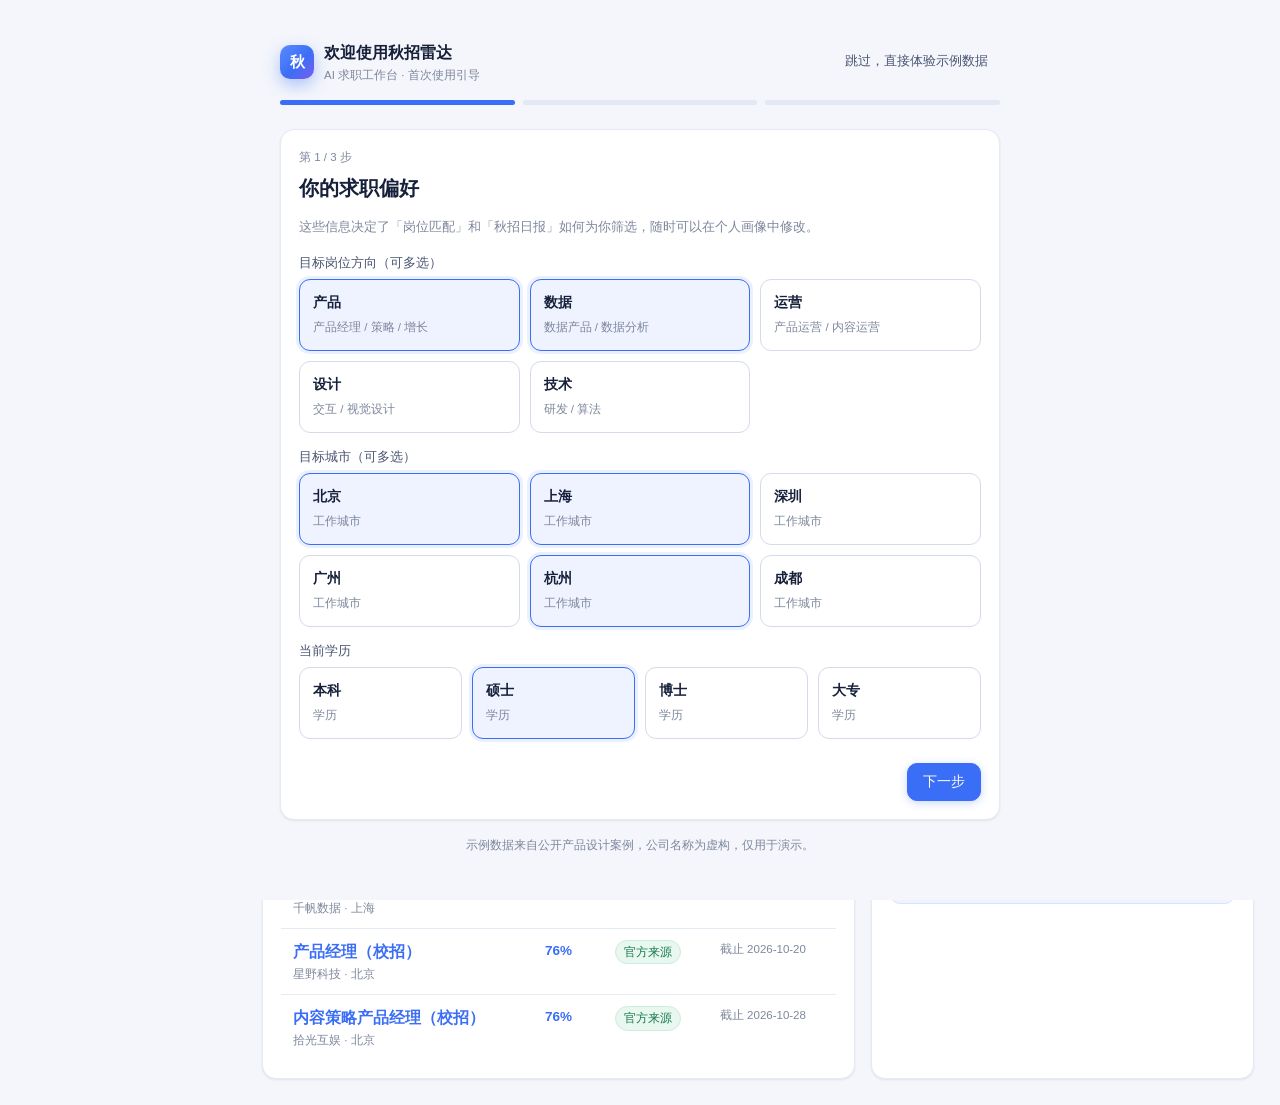
<file: index.html>
<!DOCTYPE html>
<html lang="zh-CN">
<head>
<meta charset="UTF-8">
<meta name="viewport" content="width=device-width, initial-scale=1">
<title>秋招雷达 · AI 求职工作台</title>
<meta name="description" content="面向应届毕业生的 AI 求职工作台：岗位发现、匹配分析、简历定制、面试准备与投递进度管理。">
<link rel="icon" href="data:image/svg+xml,<svg xmlns='http://www.w3.org/2000/svg' viewBox='0 0 100 100'><rect width='100' height='100' rx='24' fill='%233b6ef6'/><text y='68' x='50' font-size='54' text-anchor='middle' fill='white' font-family='sans-serif'>秋</text></svg>">
<link rel="stylesheet" href="assets/css/app.css">
</head>
<body>

<div class="app">
  <aside class="sidebar no-print">
    <div class="brand">
      <div class="brand-mark">秋</div>
      <div class="brand-text">
        <b>秋招雷达</b>
        <span>AI CAREER COPILOT</span>
      </div>
    </div>

    <nav class="nav-group" id="nav-main">
      <a class="nav-item" href="#/dashboard" data-view="dashboard">
        <svg class="nav-ico" viewBox="0 0 24 24" fill="none" stroke="currentColor" stroke-width="1.8" stroke-linecap="round" stroke-linejoin="round"><rect x="3" y="3" width="7" height="9" rx="1.5"/><rect x="14" y="3" width="7" height="5" rx="1.5"/><rect x="14" y="12" width="7" height="9" rx="1.5"/><rect x="3" y="16" width="7" height="5" rx="1.5"/></svg>
        <span>工作台</span>
      </a>
      <a class="nav-item" href="#/radar" data-view="radar">
        <svg class="nav-ico" viewBox="0 0 24 24" fill="none" stroke="currentColor" stroke-width="1.8" stroke-linecap="round" stroke-linejoin="round"><circle cx="12" cy="12" r="9"/><circle cx="12" cy="12" r="4"/><path d="M12 3v3M12 18v3M3 12h3M18 12h3"/></svg>
        <span>招聘雷达</span>
        <span class="nav-count" id="nav-count-jobs">0</span>
      </a>
      <a class="nav-item" href="#/resume" data-view="resume">
        <svg class="nav-ico" viewBox="0 0 24 24" fill="none" stroke="currentColor" stroke-width="1.8" stroke-linecap="round" stroke-linejoin="round"><path d="M14 3H7a2 2 0 0 0-2 2v14a2 2 0 0 0 2 2h10a2 2 0 0 0 2-2V8z"/><path d="M14 3v5h5M9 13h6M9 17h4"/></svg>
        <span>AI 简历工坊</span>
      </a>
      <a class="nav-item" href="#/interview" data-view="interview">
        <svg class="nav-ico" viewBox="0 0 24 24" fill="none" stroke="currentColor" stroke-width="1.8" stroke-linecap="round" stroke-linejoin="round"><path d="M8 9h8M8 13h5"/><path d="M21 12a8 8 0 0 1-11.6 7.1L4 21l1.9-5.4A8 8 0 1 1 21 12z"/></svg>
        <span>面试教练</span>
      </a>
      <a class="nav-item" href="#/progress" data-view="progress">
        <svg class="nav-ico" viewBox="0 0 24 24" fill="none" stroke="currentColor" stroke-width="1.8" stroke-linecap="round" stroke-linejoin="round"><path d="M4 5h6v14H4zM14 5h6v9h-6z"/><path d="M4 9h6M14 9h6"/></svg>
        <span>进度中心</span>
        <span class="nav-count" id="nav-count-tasks">0</span>
      </a>
    </nav>

    <nav class="nav-group" id="nav-account">
      <div class="nav-label">账户</div>
      <a class="nav-item" href="#/profile" data-view="profile">
        <svg class="nav-ico" viewBox="0 0 24 24" fill="none" stroke="currentColor" stroke-width="1.8" stroke-linecap="round" stroke-linejoin="round"><circle cx="12" cy="8" r="3.5"/><path d="M5 20c0-3.6 3.1-6 7-6s7 2.4 7 6"/></svg>
        <span>个人画像</span>
      </a>
      <a class="nav-item" href="#/settings" data-view="settings">
        <svg class="nav-ico" viewBox="0 0 24 24" fill="none" stroke="currentColor" stroke-width="1.8" stroke-linecap="round" stroke-linejoin="round"><circle cx="12" cy="12" r="3"/><path d="M19.4 15a1.6 1.6 0 0 0 .3 1.8l.1.1a2 2 0 1 1-2.8 2.8l-.1-.1a1.6 1.6 0 0 0-2.7 1.1V21a2 2 0 1 1-4 0v-.1A1.6 1.6 0 0 0 7 19.4a1.6 1.6 0 0 0-1.8.3l-.1.1a2 2 0 1 1-2.8-2.8l.1-.1A1.6 1.6 0 0 0 3 15a1.6 1.6 0 0 0-1.6-1H1a2 2 0 1 1 0-4h.1A1.6 1.6 0 0 0 3 8.9a1.6 1.6 0 0 0-.3-1.8l-.1-.1a2 2 0 1 1 2.8-2.8l.1.1A1.6 1.6 0 0 0 9 3.1V3a2 2 0 1 1 4 0v.1a1.6 1.6 0 0 0 2.7 1.1l.1-.1a2 2 0 1 1 2.8 2.8l-.1.1A1.6 1.6 0 0 0 19 9v.1a1.6 1.6 0 0 0 1.5 1h.1a2 2 0 1 1 0 4h-.1a1.6 1.6 0 0 0-1.1.9z"/></svg>
        <span>设置与数据</span>
      </a>
      <a class="nav-item" href="portfolio.html" target="_blank" rel="noopener">
        <svg class="nav-ico" viewBox="0 0 24 24" fill="none" stroke="currentColor" stroke-width="1.8" stroke-linecap="round" stroke-linejoin="round"><path d="M4 19V5a2 2 0 0 1 2-2h9l5 5v11a2 2 0 0 1-2 2H6a2 2 0 0 1-2-2z"/><path d="M9 9h6M9 13h6M9 17h3"/></svg>
        <span>项目作品集 ↗</span>
      </a>
    </nav>

    <div class="sidebar-foot">
      <b>演示数据说明</b>
      本产品当前使用虚构示例数据演示完整交互链路，不代表任何真实企业的招聘信息。
    </div>
  </aside>

  <div class="main">
    <header class="topbar no-print">
      <div class="search">
        <svg viewBox="0 0 24 24" fill="none" stroke="currentColor" stroke-width="2" stroke-linecap="round"><circle cx="11" cy="11" r="7"/><path d="M20 20l-3.5-3.5"/></svg>
        <input id="global-search" type="search" placeholder="搜索岗位、公司、城市…（例如：产品经理 北京）" autocomplete="off">
      </div>
      <div class="topbar-actions">
        <button class="btn btn-sm" id="btn-import-top">
          <svg viewBox="0 0 24 24" fill="none" stroke="currentColor" stroke-width="2" stroke-linecap="round" stroke-linejoin="round"><path d="M12 5v14M5 12h14"/></svg>
          导入岗位
        </button>
        <button class="icon-btn" id="btn-notice" title="提醒">
          <svg viewBox="0 0 24 24" fill="none" stroke="currentColor" stroke-width="1.9" stroke-linecap="round" stroke-linejoin="round"><path d="M18 8a6 6 0 1 0-12 0c0 7-2 8-2 8h16s-2-1-2-8"/><path d="M10.5 21a2 2 0 0 0 3 0"/></svg>
          <span class="dot"></span>
        </button>
        <div class="avatar" id="avatar" title="个人画像">林</div>
      </div>
    </header>

    <main class="view" id="view"></main>
  </div>
</div>

<div id="modal-root"></div>
<div class="toast-root" id="toast-root"></div>

<script src="assets/js/data.js"></script>
<script src="assets/js/ai.js"></script>
<script src="assets/js/store.js"></script>
<script src="assets/js/ui.js"></script>
<script src="assets/js/views.js"></script>
<script src="assets/js/views2.js"></script>
<script src="assets/js/app.js"></script>
</body>
</html>
</file>
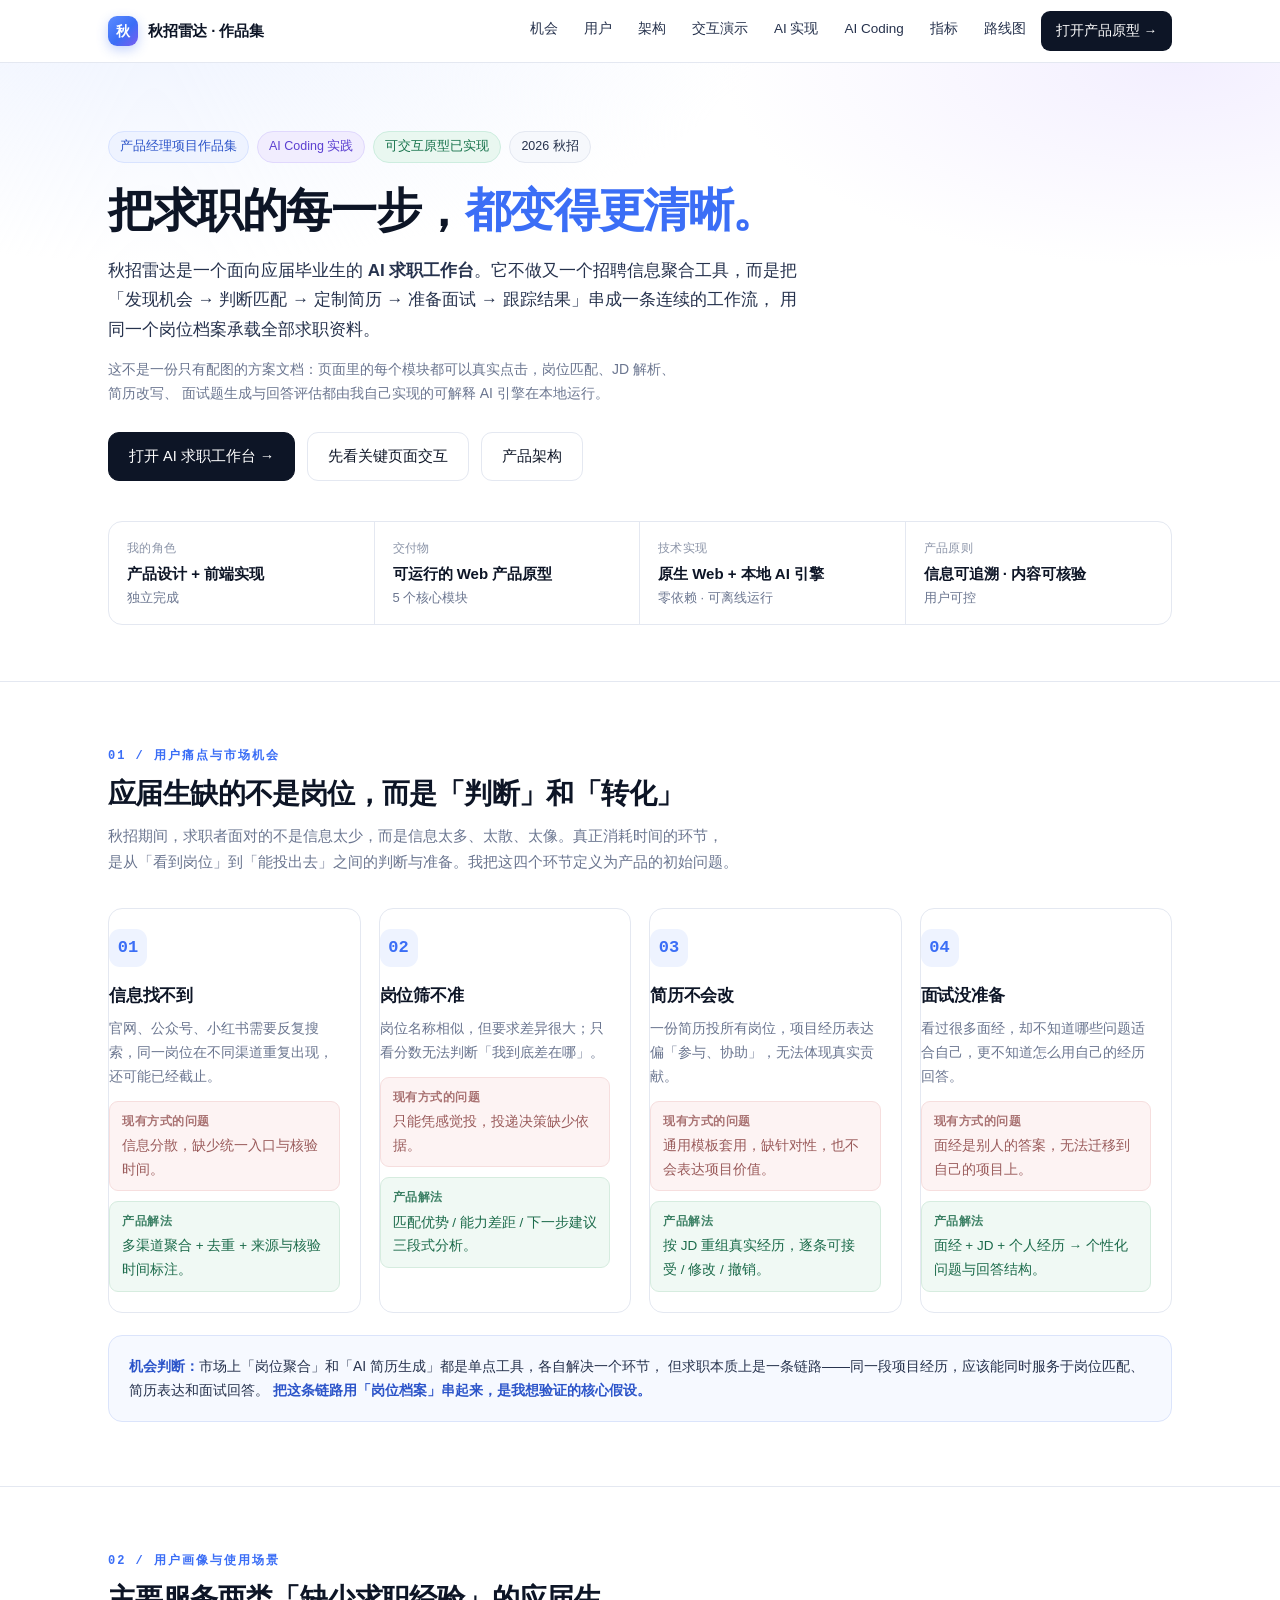
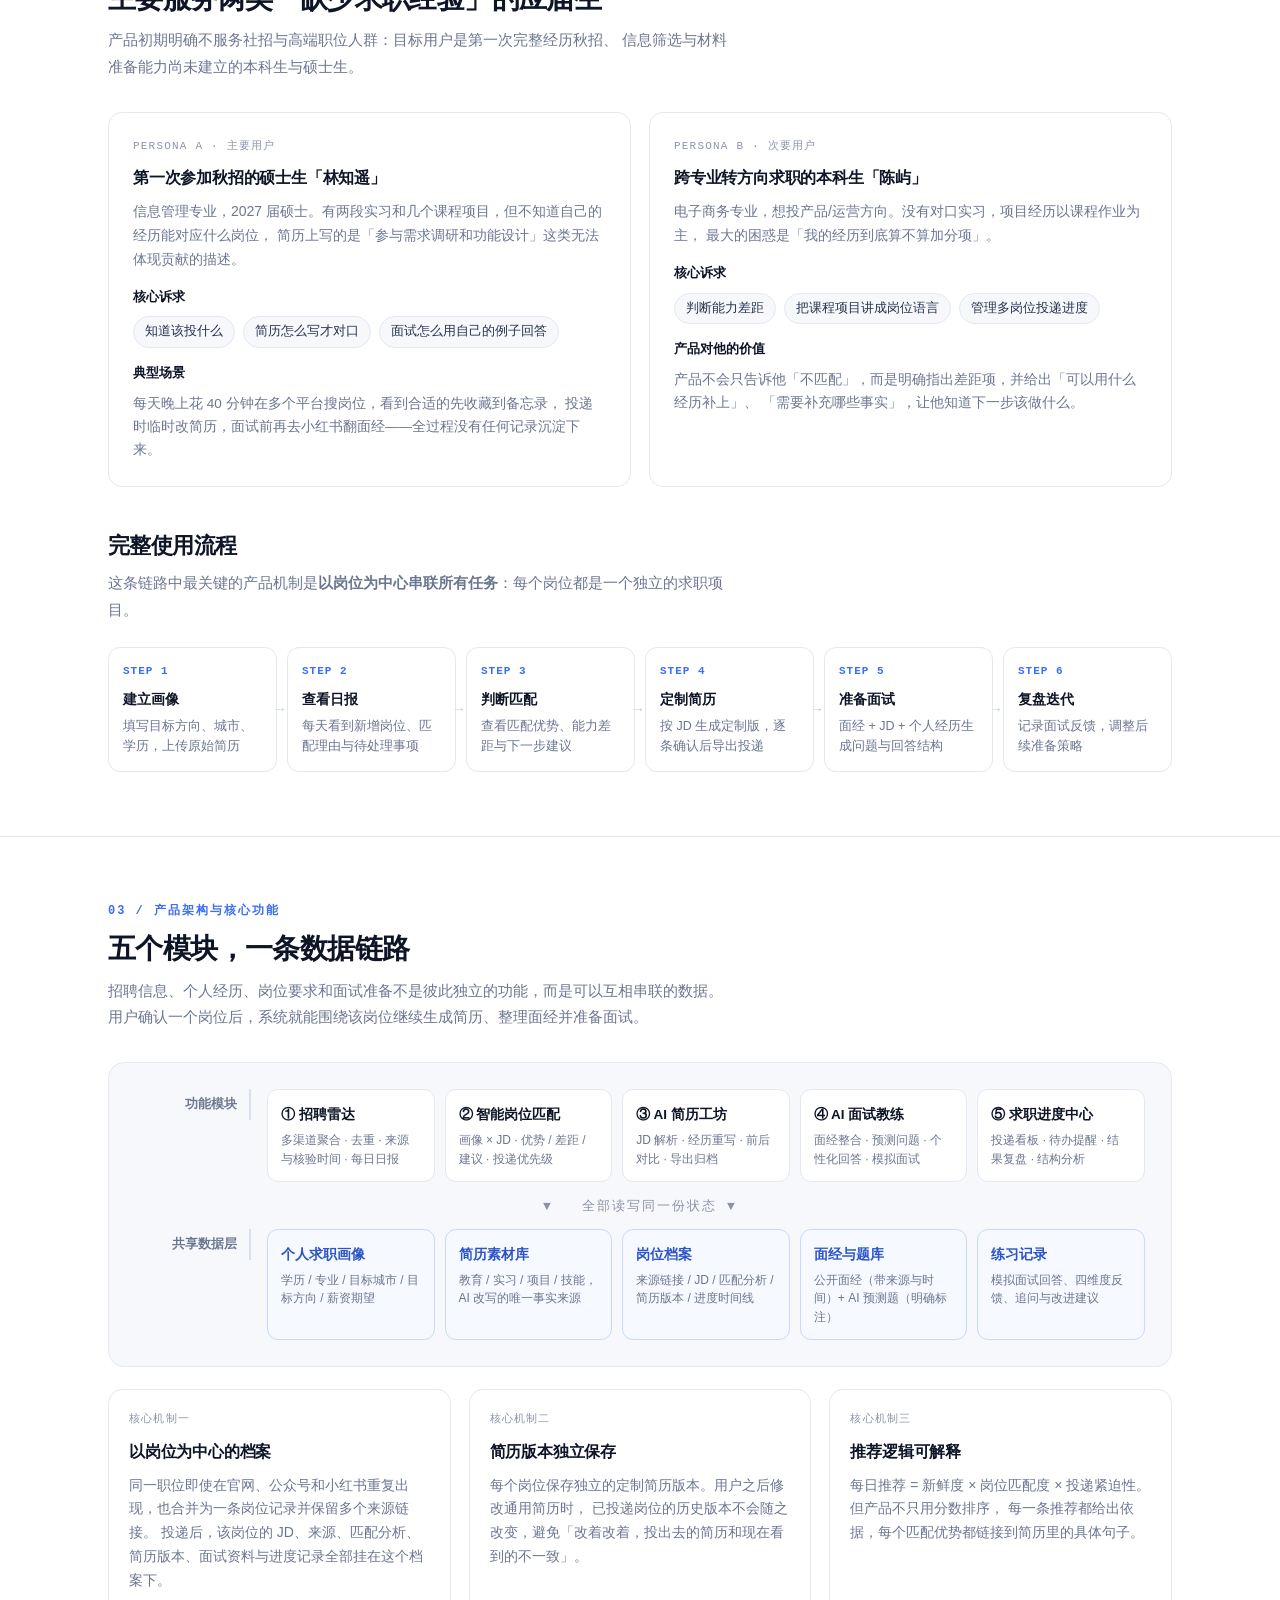
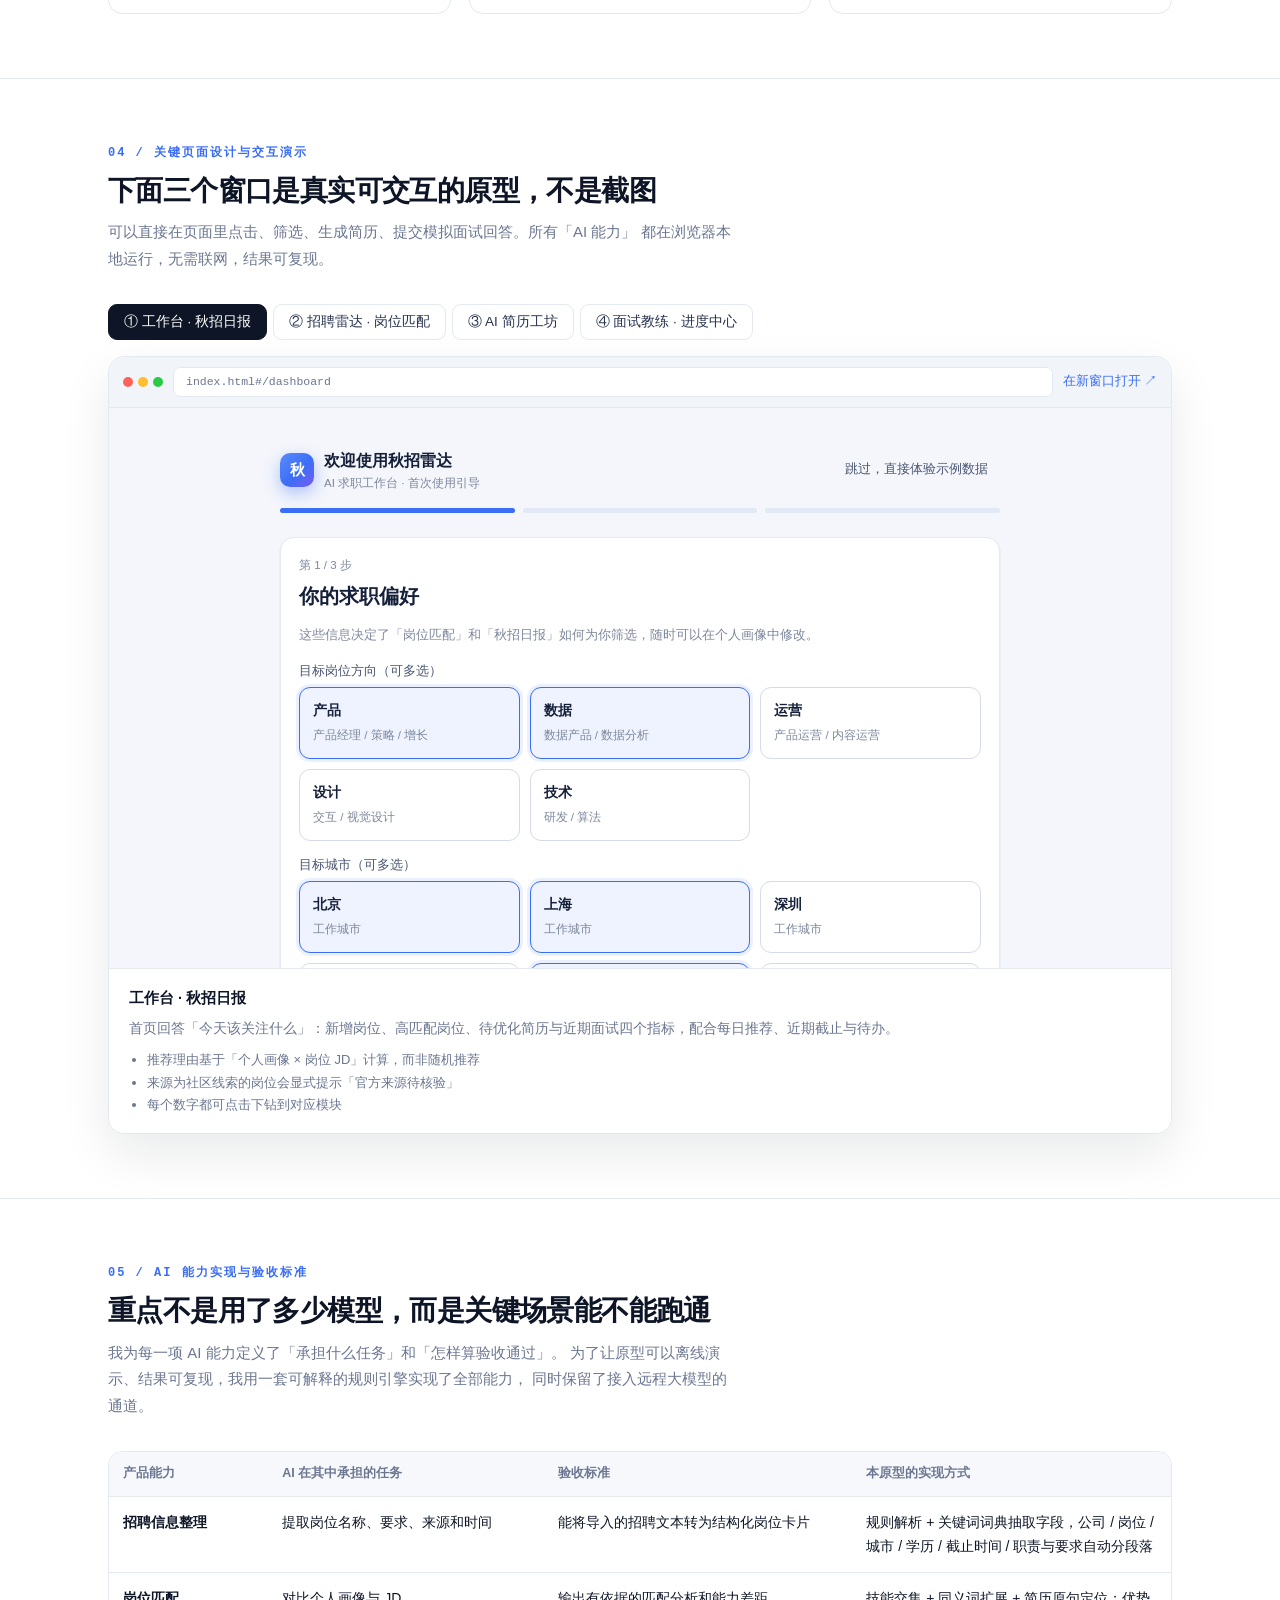
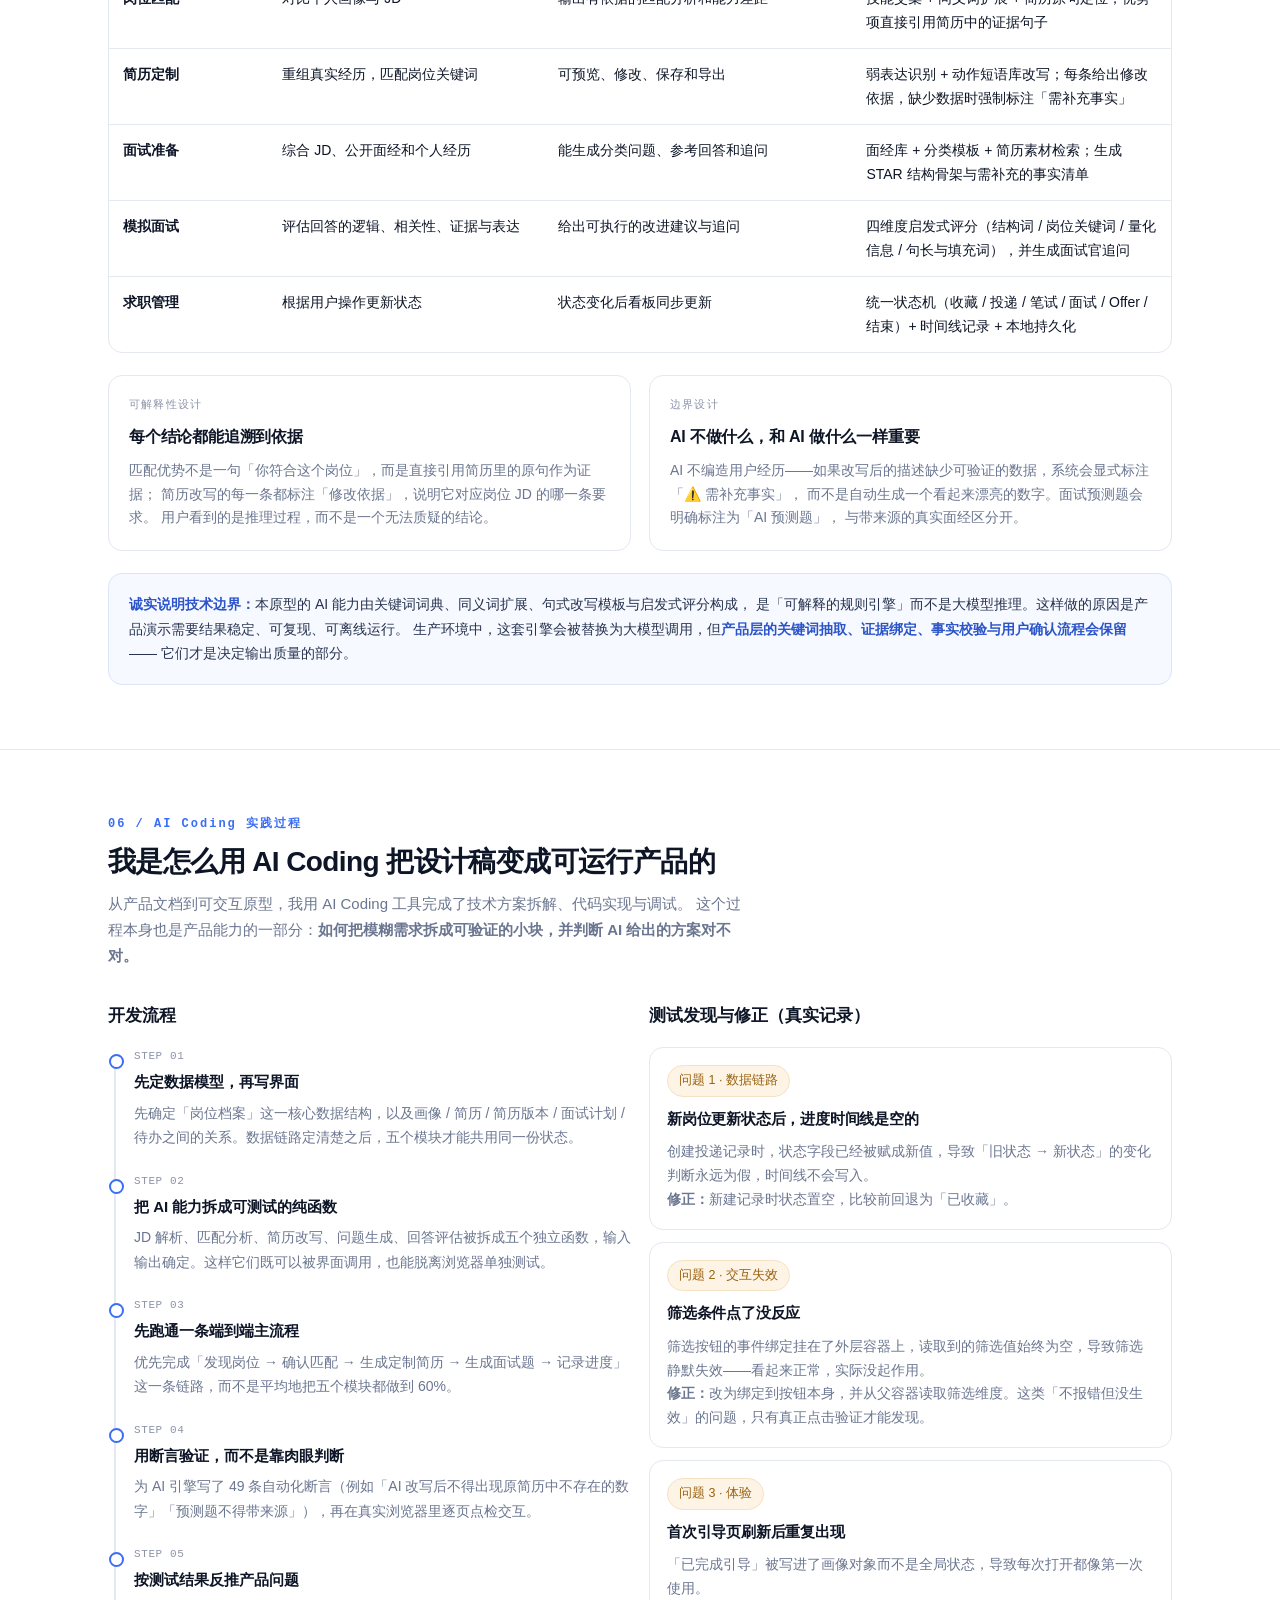
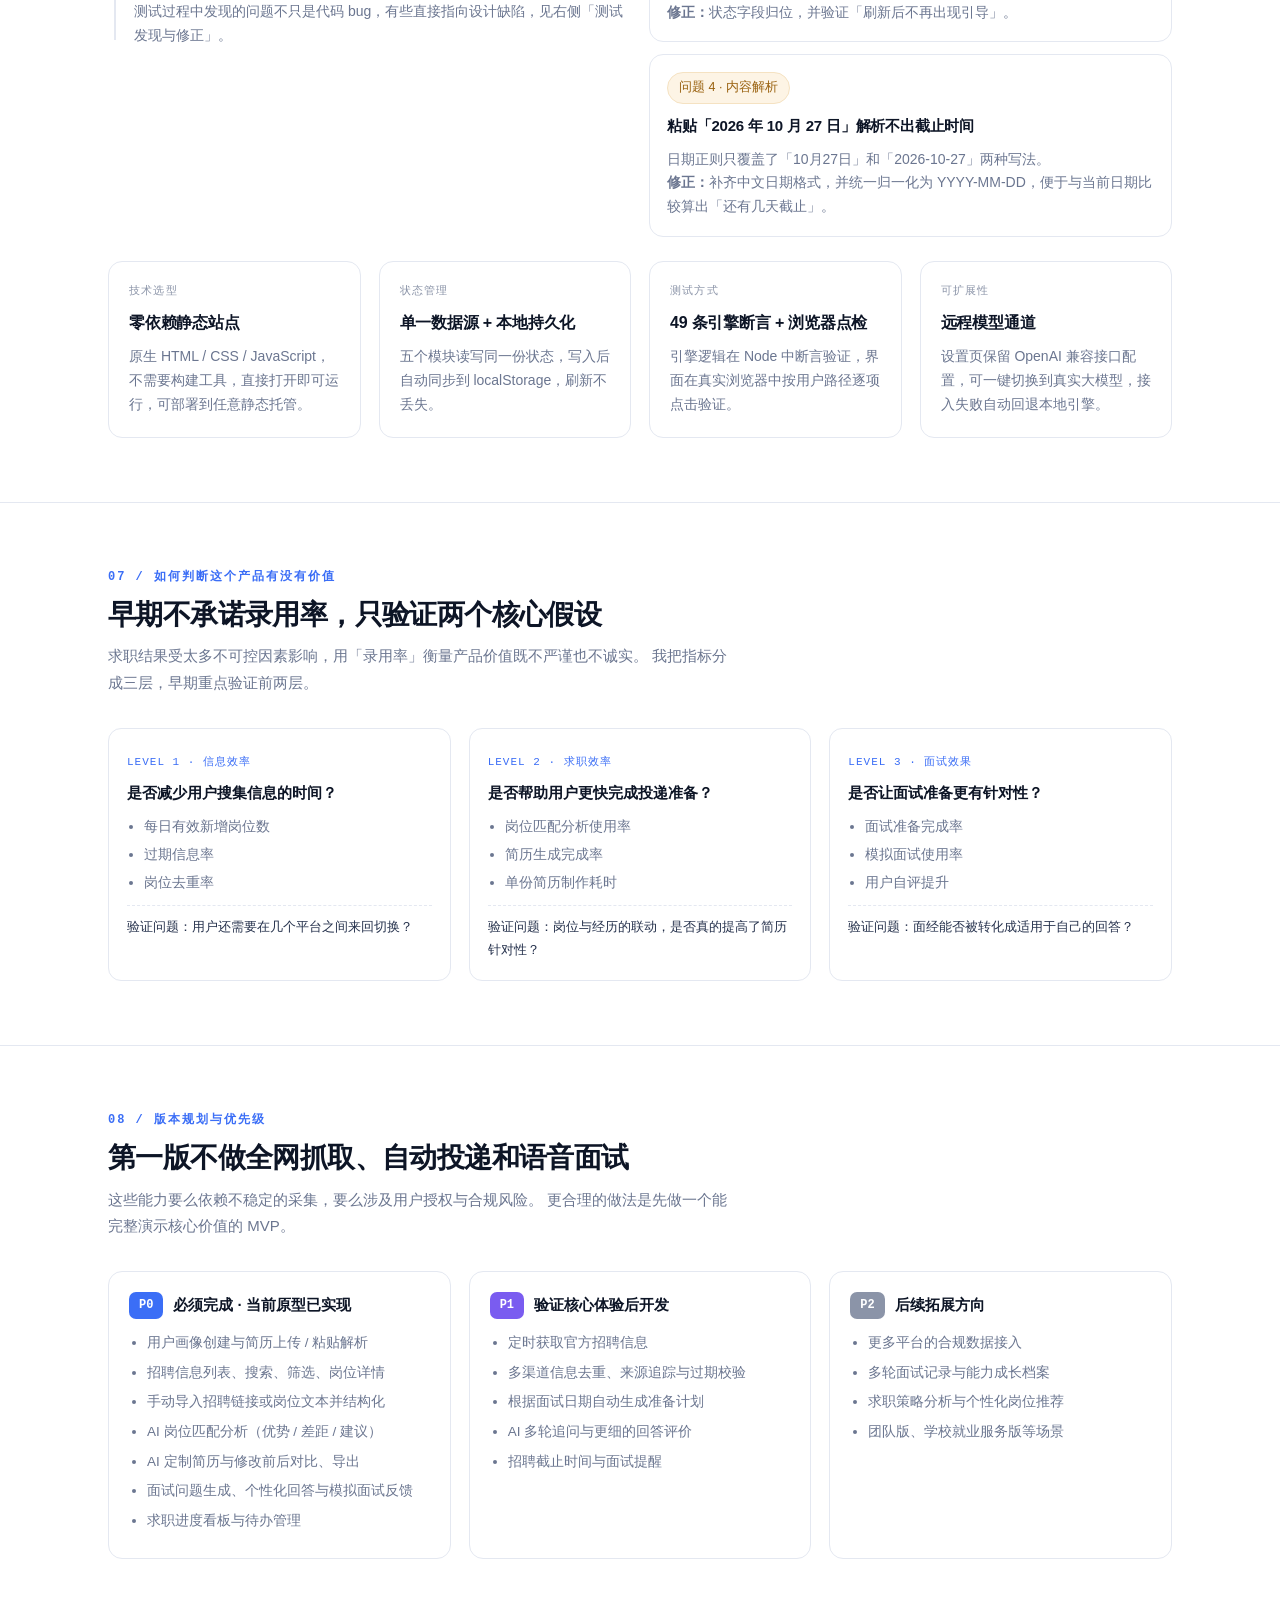
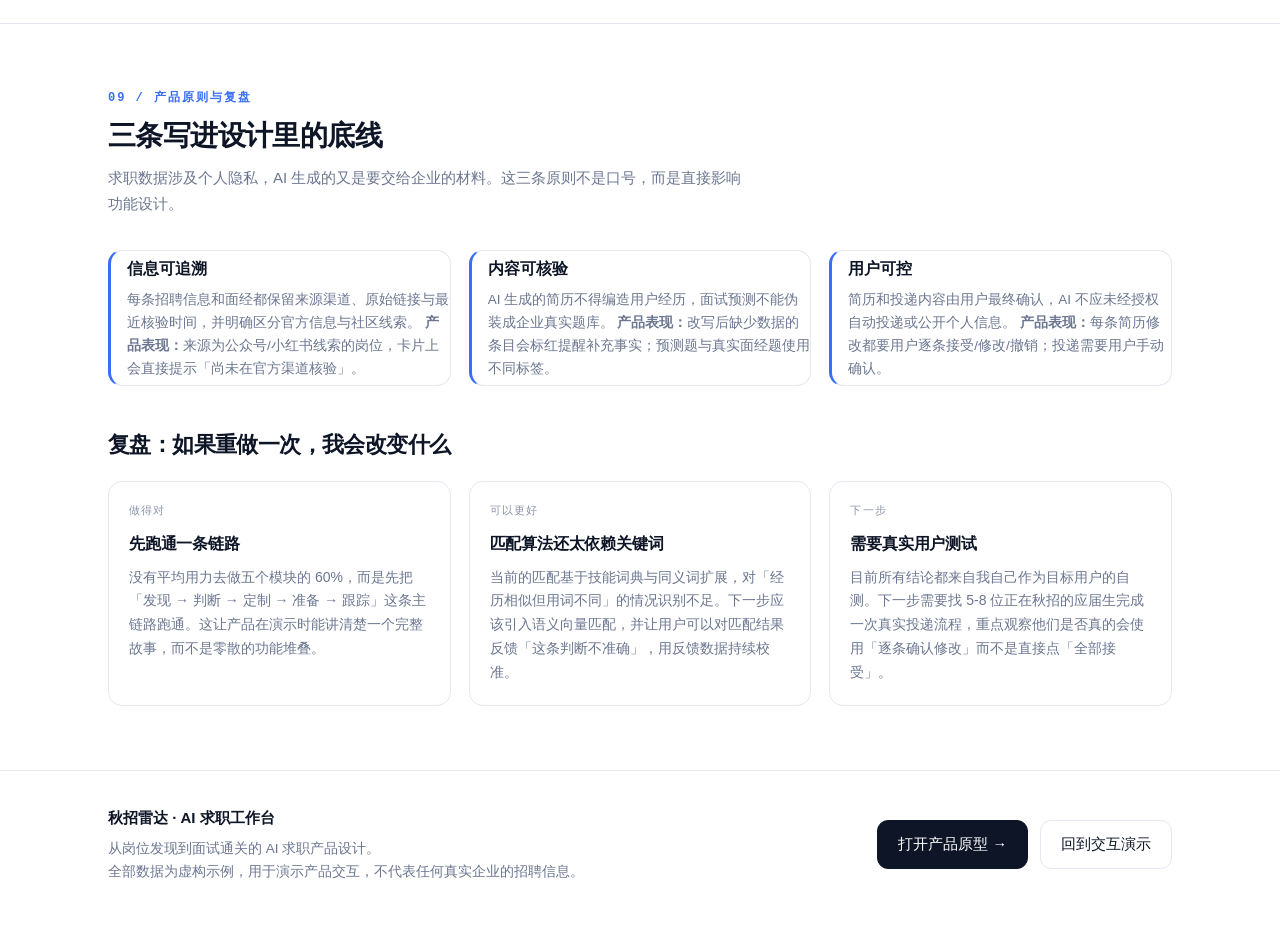
<file: portfolio.html>
<!DOCTYPE html>
<html lang="zh-CN">
<head>
<meta charset="UTF-8">
<meta name="viewport" content="width=device-width, initial-scale=1">
<title>秋招雷达 · 产品经理作品集 | 从岗位发现到面试通关的 AI 求职产品设计</title>
<meta name="description" content="面向应届毕业生的 AI 求职工作台：产品定位、用户画像、产品架构、关键页面交互演示、AI 能力实现与 AI Coding 实践复盘。">
<link rel="icon" href="data:image/svg+xml,<svg xmlns='http://www.w3.org/2000/svg' viewBox='0 0 100 100'><rect width='100' height='100' rx='24' fill='%233b6ef6'/><text y='68' x='50' font-size='54' text-anchor='middle' fill='white' font-family='sans-serif'>秋</text></svg>">
<link rel="stylesheet" href="assets/css/portfolio.css">
</head>
<body>

<!-- ============================ 顶部导航 ============================ -->
<header class="pnav">
  <div class="pnav-in">
    <div class="pnav-brand"><div class="pnav-mark">秋</div>秋招雷达 · 作品集</div>
    <nav class="pnav-links">
      <a href="#opportunity">机会</a>
      <a href="#users">用户</a>
      <a href="#architecture">架构</a>
      <a href="#screens">交互演示</a>
      <a href="#ai">AI 实现</a>
      <a href="#aicoding">AI Coding</a>
      <a href="#metrics">指标</a>
      <a href="#roadmap">路线图</a>
      <a class="pnav-cta" href="index.html" target="_blank" rel="noopener">打开产品原型 →</a>
    </nav>
  </div>
</header>

<!-- ============================ Hero ============================ -->
<section class="hero">
  <div class="wrap">
    <div class="hero-tags">
      <span class="pill pill-brand">产品经理项目作品集</span>
      <span class="pill pill-accent">AI Coding 实践</span>
      <span class="pill pill-ok">可交互原型已实现</span>
      <span class="pill">2026 秋招</span>
    </div>

    <h1>把求职的每一步，<em>都变得更清晰。</em></h1>

    <p class="hero-sub">
      秋招雷达是一个面向应届毕业生的 <b>AI 求职工作台</b>。它不做又一个招聘信息聚合工具，而是把
      「发现机会 → 判断匹配 → 定制简历 → 准备面试 → 跟踪结果」串成一条连续的工作流，
      用同一个岗位档案承载全部求职资料。
    </p>
    <p class="hero-note">
      这不是一份只有配图的方案文档：页面里的每个模块都可以真实点击，岗位匹配、JD 解析、简历改写、
      面试题生成与回答评估都由我自己实现的可解释 AI 引擎在本地运行。
    </p>

    <div class="hero-actions">
      <a class="btn btn-primary" href="index.html" target="_blank" rel="noopener">打开 AI 求职工作台 →</a>
      <a class="btn" href="#screens">先看关键页面交互</a>
      <a class="btn btn-ghost" href="#architecture">产品架构</a>
    </div>

    <div class="meta-grid">
      <div class="meta-cell"><div class="k">我的角色</div><div class="v">产品设计 + 前端实现<br><span style="font-weight:400;font-size:13px;color:#6b7690">独立完成</span></div></div>
      <div class="meta-cell"><div class="k">交付物</div><div class="v">可运行的 Web 产品原型<br><span style="font-weight:400;font-size:13px;color:#6b7690">5 个核心模块</span></div></div>
      <div class="meta-cell"><div class="k">技术实现</div><div class="v">原生 Web + 本地 AI 引擎<br><span style="font-weight:400;font-size:13px;color:#6b7690">零依赖 · 可离线运行</span></div></div>
      <div class="meta-cell"><div class="k">产品原则</div><div class="v">信息可追溯 · 内容可核验<br><span style="font-weight:400;font-size:13px;color:#6b7690">用户可控</span></div></div>
    </div>
  </div>
</section>

<!-- ============================ 01 机会 ============================ -->
<section class="sec" id="opportunity">
  <div class="wrap">
    <div class="sec-head">
      <span class="sec-num">01 / 用户痛点与市场机会</span>
      <h2>应届生缺的不是岗位，而是「判断」和「转化」</h2>
      <p>
        秋招期间，求职者面对的不是信息太少，而是信息太多、太散、太像。真正消耗时间的环节，
        是从「看到岗位」到「能投出去」之间的判断与准备。我把这四个环节定义为产品的初始问题。
      </p>
    </div>

    <div class="grid g4">
      <article class="card pain">
        <div class="icon">01</div>
        <h3>信息找不到</h3>
        <p>官网、公众号、小红书需要反复搜索，同一岗位在不同渠道重复出现，还可能已经截止。</p>
        <div class="old"><b>现有方式的问题</b>信息分散，缺少统一入口与核验时间。</div>
        <div class="new"><b>产品解法</b>多渠道聚合 + 去重 + 来源与核验时间标注。</div>
      </article>

      <article class="card pain">
        <div class="icon">02</div>
        <h3>岗位筛不准</h3>
        <p>岗位名称相似，但要求差异很大；只看分数无法判断「我到底差在哪」。</p>
        <div class="old"><b>现有方式的问题</b>只能凭感觉投，投递决策缺少依据。</div>
        <div class="new"><b>产品解法</b>匹配优势 / 能力差距 / 下一步建议三段式分析。</div>
      </article>

      <article class="card pain">
        <div class="icon">03</div>
        <h3>简历不会改</h3>
        <p>一份简历投所有岗位，项目经历表达偏「参与、协助」，无法体现真实贡献。</p>
        <div class="old"><b>现有方式的问题</b>通用模板套用，缺针对性，也不会表达项目价值。</div>
        <div class="new"><b>产品解法</b>按 JD 重组真实经历，逐条可接受 / 修改 / 撤销。</div>
      </article>

      <article class="card pain">
        <div class="icon">04</div>
        <h3>面试没准备</h3>
        <p>看过很多面经，却不知道哪些问题适合自己，更不知道怎么用自己的经历回答。</p>
        <div class="old"><b>现有方式的问题</b>面经是别人的答案，无法迁移到自己的项目上。</div>
        <div class="new"><b>产品解法</b>面经 + JD + 个人经历 → 个性化问题与回答结构。</div>
      </article>
    </div>

    <div class="callout" style="margin-top:22px">
      <b>机会判断：</b>市场上「岗位聚合」和「AI 简历生成」都是单点工具，各自解决一个环节，
      但求职本质上是一条链路——同一段项目经历，应该能同时服务于岗位匹配、简历表达和面试回答。
      <b>把这条链路用「岗位档案」串起来，是我想验证的核心假设。</b>
    </div>
  </div>
</section>

<!-- ============================ 02 用户 ============================ -->
<section class="sec" id="users">
  <div class="wrap">
    <div class="sec-head">
      <span class="sec-num">02 / 用户画像与使用场景</span>
      <h2>主要服务两类「缺少求职经验」的应届生</h2>
      <p>
        产品初期明确不服务社招与高端职位人群：目标用户是第一次完整经历秋招、
        信息筛选与材料准备能力尚未建立的本科生与硕士生。
      </p>
    </div>

    <div class="grid g2">
      <article class="card" style="padding:24px">
        <div class="kicker">PERSONA A · 主要用户</div>
        <h3>第一次参加秋招的硕士生「林知遥」</h3>
        <p>
          信息管理专业，2027 届硕士。有两段实习和几个课程项目，但不知道自己的经历能对应什么岗位，
          简历上写的是「参与需求调研和功能设计」这类无法体现贡献的描述。
        </p>
        <div style="margin-top:14px">
          <div style="font-size:13px;font-weight:600;margin-bottom:8px">核心诉求</div>
          <div style="display:flex;gap:8px;flex-wrap:wrap">
            <span class="pill">知道该投什么</span>
            <span class="pill">简历怎么写才对口</span>
            <span class="pill">面试怎么用自己的例子回答</span>
          </div>
        </div>
        <div style="margin-top:14px">
          <div style="font-size:13px;font-weight:600;margin-bottom:8px">典型场景</div>
          <p style="font-size:13.5px">
            每天晚上花 40 分钟在多个平台搜岗位，看到合适的先收藏到备忘录，
            投递时临时改简历，面试前再去小红书翻面经——全过程没有任何记录沉淀下来。
          </p>
        </div>
      </article>

      <article class="card" style="padding:24px">
        <div class="kicker">PERSONA B · 次要用户</div>
        <h3>跨专业转方向求职的本科生「陈屿」</h3>
        <p>
          电子商务专业，想投产品/运营方向。没有对口实习，项目经历以课程作业为主，
          最大的困惑是「我的经历到底算不算加分项」。
        </p>
        <div style="margin-top:14px">
          <div style="font-size:13px;font-weight:600;margin-bottom:8px">核心诉求</div>
          <div style="display:flex;gap:8px;flex-wrap:wrap">
            <span class="pill">判断能力差距</span>
            <span class="pill">把课程项目讲成岗位语言</span>
            <span class="pill">管理多岗位投递进度</span>
          </div>
        </div>
        <div style="margin-top:14px">
          <div style="font-size:13px;font-weight:600;margin-bottom:8px">产品对他的价值</div>
          <p style="font-size:13.5px">
            产品不会只告诉他「不匹配」，而是明确指出差距项，并给出「可以用什么经历补上」、
            「需要补充哪些事实」，让他知道下一步该做什么。
          </p>
        </div>
      </article>
    </div>

    <div class="sec-head" style="margin:44px 0 24px">
      <h2 style="font-size:22px">完整使用流程</h2>
      <p>这条链路中最关键的产品机制是<b>以岗位为中心串联所有任务</b>：每个岗位都是一个独立的求职项目。</p>
    </div>

    <div class="flow">
      <div class="flow-step"><span class="n">STEP 1</span><b>建立画像</b><span>填写目标方向、城市、学历，上传原始简历</span></div>
      <div class="flow-step"><span class="n">STEP 2</span><b>查看日报</b><span>每天看到新增岗位、匹配理由与待处理事项</span></div>
      <div class="flow-step"><span class="n">STEP 3</span><b>判断匹配</b><span>查看匹配优势、能力差距与下一步建议</span></div>
      <div class="flow-step"><span class="n">STEP 4</span><b>定制简历</b><span>按 JD 生成定制版，逐条确认后导出投递</span></div>
      <div class="flow-step"><span class="n">STEP 5</span><b>准备面试</b><span>面经 + JD + 个人经历生成问题与回答结构</span></div>
      <div class="flow-step"><span class="n">STEP 6</span><b>复盘迭代</b><span>记录面试反馈，调整后续准备策略</span></div>
    </div>
  </div>
</section>

<!-- ============================ 03 架构 ============================ -->
<section class="sec" id="architecture">
  <div class="wrap">
    <div class="sec-head">
      <span class="sec-num">03 / 产品架构与核心功能</span>
      <h2>五个模块，一条数据链路</h2>
      <p>
        招聘信息、个人经历、岗位要求和面试准备不是彼此独立的功能，而是可以互相串联的数据。
        用户确认一个岗位后，系统就能围绕该岗位继续生成简历、整理面经并准备面试。
      </p>
    </div>

    <div class="arch">
      <div class="arch-row">
        <div class="arch-label">功能模块</div>
        <div class="arch-cells">
          <div class="arch-cell"><b>① 招聘雷达</b><span>多渠道聚合 · 去重 · 来源与核验时间 · 每日日报</span></div>
          <div class="arch-cell"><b>② 智能岗位匹配</b><span>画像 × JD · 优势 / 差距 / 建议 · 投递优先级</span></div>
          <div class="arch-cell"><b>③ AI 简历工坊</b><span>JD 解析 · 经历重写 · 前后对比 · 导出归档</span></div>
          <div class="arch-cell"><b>④ AI 面试教练</b><span>面经整合 · 预测问题 · 个性化回答 · 模拟面试</span></div>
          <div class="arch-cell"><b>⑤ 求职进度中心</b><span>投递看板 · 待办提醒 · 结果复盘 · 结构分析</span></div>
        </div>
      </div>

      <div class="arch-arrow">▼ &nbsp; 全部读写同一份状态 ▼</div>

      <div class="arch-row">
        <div class="arch-label">共享数据层</div>
        <div class="arch-cells">
          <div class="arch-cell core"><b>个人求职画像</b><span>学历 / 专业 / 目标城市 / 目标方向 / 薪资期望</span></div>
          <div class="arch-cell core"><b>简历素材库</b><span>教育 / 实习 / 项目 / 技能，AI 改写的唯一事实来源</span></div>
          <div class="arch-cell core"><b>岗位档案</b><span>来源链接 / JD / 匹配分析 / 简历版本 / 进度时间线</span></div>
          <div class="arch-cell core"><b>面经与题库</b><span>公开面经（带来源与时间）+ AI 预测题（明确标注）</span></div>
          <div class="arch-cell core"><b>练习记录</b><span>模拟面试回答、四维度反馈、追问与改进建议</span></div>
        </div>
      </div>
    </div>

    <div class="grid g3" style="margin-top:22px">
      <article class="card">
        <div class="kicker">核心机制一</div>
        <h3>以岗位为中心的档案</h3>
        <p>
          同一职位即使在官网、公众号和小红书重复出现，也合并为一条岗位记录并保留多个来源链接。
          投递后，该岗位的 JD、来源、匹配分析、简历版本、面试资料与进度记录全部挂在这个档案下。
        </p>
      </article>
      <article class="card">
        <div class="kicker">核心机制二</div>
        <h3>简历版本独立保存</h3>
        <p>
          每个岗位保存独立的定制简历版本。用户之后修改通用简历时，
          已投递岗位的历史版本不会随之改变，避免「改着改着，投出去的简历和现在看到的不一致」。
        </p>
      </article>
      <article class="card">
        <div class="kicker">核心机制三</div>
        <h3>推荐逻辑可解释</h3>
        <p>
          每日推荐 = 新鲜度 × 岗位匹配度 × 投递紧迫性。但产品不只用分数排序，
          每一条推荐都给出依据，每个匹配优势都链接到简历里的具体句子。
        </p>
      </article>
    </div>
  </div>
</section>

<!-- ============================ 04 关键页面 ============================ -->
<section class="sec" id="screens">
  <div class="wrap">
    <div class="sec-head">
      <span class="sec-num">04 / 关键页面设计与交互演示</span>
      <h2>下面三个窗口是真实可交互的原型，不是截图</h2>
      <p>
        可以直接在页面里点击、筛选、生成简历、提交模拟面试回答。所有「AI 能力」
        都在浏览器本地运行，无需联网，结果可复现。
      </p>
    </div>

    <div class="tabs" id="demoTabs">
      <button class="tab on" data-demo="0">① 工作台 · 秋招日报</button>
      <button class="tab" data-demo="1">② 招聘雷达 · 岗位匹配</button>
      <button class="tab" data-demo="2">③ AI 简历工坊</button>
      <button class="tab" data-demo="3">④ 面试教练 · 进度中心</button>
    </div>

    <div class="demo-wrap" id="demoHost">
      <div class="demo-bar">
        <div class="demo-dots"><i></i><i></i><i></i></div>
        <div class="demo-url" id="demoUrl">index.html#/dashboard</div>
        <a class="demo-open" id="demoOpen" href="index.html#/dashboard" target="_blank" rel="noopener">在新窗口打开 ↗</a>
      </div>
      <iframe class="demo-frame" id="demoFrame" src="index.html?embed=1#/dashboard" title="秋招雷达产品演示"></iframe>
      <div class="demo-cap" id="demoCap"></div>
    </div>
  </div>
</section>

<!-- ============================ 05 AI 实现 ============================ -->
<section class="sec" id="ai">
  <div class="wrap">
    <div class="sec-head">
      <span class="sec-num">05 / AI 能力实现与验收标准</span>
      <h2>重点不是用了多少模型，而是关键场景能不能跑通</h2>
      <p>
        我为每一项 AI 能力定义了「承担什么任务」和「怎样算验收通过」。
        为了让原型可以离线演示、结果可复现，我用一套可解释的规则引擎实现了全部能力，
        同时保留了接入远程大模型的通道。
      </p>
    </div>

    <div class="tbl-wrap">
      <table class="tbl">
        <thead>
          <tr><th style="width:15%">产品能力</th><th style="width:26%">AI 在其中承担的任务</th><th style="width:29%">验收标准</th><th style="width:30%">本原型的实现方式</th></tr>
        </thead>
        <tbody id="aiTable"></tbody>
      </table>
    </div>

    <div class="grid g2" style="margin-top:22px">
      <article class="card">
        <div class="kicker">可解释性设计</div>
        <h3>每个结论都能追溯到依据</h3>
        <p>
          匹配优势不是一句「你符合这个岗位」，而是直接引用简历里的原句作为证据；
          简历改写的每一条都标注「修改依据」，说明它对应岗位 JD 的哪一条要求。
          用户看到的是推理过程，而不是一个无法质疑的结论。
        </p>
      </article>
      <article class="card">
        <div class="kicker">边界设计</div>
        <h3>AI 不做什么，和 AI 做什么一样重要</h3>
        <p>
          AI 不编造用户经历——如果改写后的描述缺少可验证的数据，系统会显式标注「⚠️ 需补充事实」，
          而不是自动生成一个看起来漂亮的数字。面试预测题会明确标注为「AI 预测题」，
          与带来源的真实面经区分开。
        </p>
      </article>
    </div>

    <div class="callout" style="margin-top:22px">
      <b>诚实说明技术边界：</b>本原型的 AI 能力由关键词词典、同义词扩展、句式改写模板与启发式评分构成，
      是「可解释的规则引擎」而不是大模型推理。这样做的原因是产品演示需要结果稳定、可复现、可离线运行。
      生产环境中，这套引擎会被替换为大模型调用，但<b>产品层的关键词抽取、证据绑定、事实校验与用户确认流程会保留</b>——
      它们才是决定输出质量的部分。
    </div>
  </div>
</section>

<!-- ============================ 06 AI Coding ============================ -->
<section class="sec" id="aicoding">
  <div class="wrap">
    <div class="sec-head">
      <span class="sec-num">06 / AI Coding 实践过程</span>
      <h2>我是怎么用 AI Coding 把设计稿变成可运行产品的</h2>
      <p>
        从产品文档到可交互原型，我用 AI Coding 工具完成了技术方案拆解、代码实现与调试。
        这个过程本身也是产品能力的一部分：<b>如何把模糊需求拆成可验证的小块，并判断 AI 给出的方案对不对。</b>
      </p>
    </div>

    <div class="grid g2" style="align-items:start">
      <div>
        <h3 style="font-size:17px;margin:0 0 16px">开发流程</h3>
        <div class="tl">
          <div class="tl-item">
            <span class="tl-tag">STEP 01</span>
            <h4>先定数据模型，再写界面</h4>
            <p>先确定「岗位档案」这一核心数据结构，以及画像 / 简历 / 简历版本 / 面试计划 / 待办之间的关系。数据链路定清楚之后，五个模块才能共用同一份状态。</p>
          </div>
          <div class="tl-item">
            <span class="tl-tag">STEP 02</span>
            <h4>把 AI 能力拆成可测试的纯函数</h4>
            <p>JD 解析、匹配分析、简历改写、问题生成、回答评估被拆成五个独立函数，输入输出确定。这样它们既可以被界面调用，也能脱离浏览器单独测试。</p>
          </div>
          <div class="tl-item">
            <span class="tl-tag">STEP 03</span>
            <h4>先跑通一条端到端主流程</h4>
            <p>优先完成「发现岗位 → 确认匹配 → 生成定制简历 → 生成面试题 → 记录进度」这一条链路，而不是平均地把五个模块都做到 60%。</p>
          </div>
          <div class="tl-item">
            <span class="tl-tag">STEP 04</span>
            <h4>用断言验证，而不是靠肉眼判断</h4>
            <p>为 AI 引擎写了 49 条自动化断言（例如「AI 改写后不得出现原简历中不存在的数字」「预测题不得带来源」），再在真实浏览器里逐页点检交互。</p>
          </div>
          <div class="tl-item">
            <span class="tl-tag">STEP 05</span>
            <h4>按测试结果反推产品问题</h4>
            <p>测试过程中发现的问题不只是代码 bug，有些直接指向设计缺陷，见右侧「测试发现与修正」。</p>
          </div>
        </div>
      </div>

      <div>
        <h3 style="font-size:17px;margin:0 0 16px">测试发现与修正（真实记录）</h3>
        <div class="grid" style="gap:12px">
          <article class="card" style="padding:17px">
            <div class="pill pill-warn" style="margin-bottom:9px">问题 1 · 数据链路</div>
            <h3 style="font-size:15px">新岗位更新状态后，进度时间线是空的</h3>
            <p>创建投递记录时，状态字段已经被赋成新值，导致「旧状态 → 新状态」的变化判断永远为假，时间线不会写入。<br><b>修正：</b>新建记录时状态置空，比较前回退为「已收藏」。</p>
          </article>
          <article class="card" style="padding:17px">
            <div class="pill pill-warn" style="margin-bottom:9px">问题 2 · 交互失效</div>
            <h3 style="font-size:15px">筛选条件点了没反应</h3>
            <p>筛选按钮的事件绑定挂在了外层容器上，读取到的筛选值始终为空，导致筛选静默失效——看起来正常，实际没起作用。<br><b>修正：</b>改为绑定到按钮本身，并从父容器读取筛选维度。这类「不报错但没生效」的问题，只有真正点击验证才能发现。</p>
          </article>
          <article class="card" style="padding:17px">
            <div class="pill pill-warn" style="margin-bottom:9px">问题 3 · 体验</div>
            <h3 style="font-size:15px">首次引导页刷新后重复出现</h3>
            <p>「已完成引导」被写进了画像对象而不是全局状态，导致每次打开都像第一次使用。<br><b>修正：</b>状态字段归位，并验证「刷新后不再出现引导」。</p>
          </article>
          <article class="card" style="padding:17px">
            <div class="pill pill-warn" style="margin-bottom:9px">问题 4 · 内容解析</div>
            <h3 style="font-size:15px">粘贴「2026 年 10 月 27 日」解析不出截止时间</h3>
            <p>日期正则只覆盖了「10月27日」和「2026-10-27」两种写法。<br><b>修正：</b>补齐中文日期格式，并统一归一化为 <span class="num">YYYY-MM-DD</span>，便于与当前日期比较算出「还有几天截止」。</p>
          </article>
        </div>
      </div>
    </div>

    <div class="grid g4" style="margin-top:24px">
      <div class="card"><div class="kicker">技术选型</div><h3>零依赖静态站点</h3><p>原生 HTML / CSS / JavaScript，不需要构建工具，直接打开即可运行，可部署到任意静态托管。</p></div>
      <div class="card"><div class="kicker">状态管理</div><h3>单一数据源 + 本地持久化</h3><p>五个模块读写同一份状态，写入后自动同步到 localStorage，刷新不丢失。</p></div>
      <div class="card"><div class="kicker">测试方式</div><h3>49 条引擎断言 + 浏览器点检</h3><p>引擎逻辑在 Node 中断言验证，界面在真实浏览器中按用户路径逐项点击验证。</p></div>
      <div class="card"><div class="kicker">可扩展性</div><h3>远程模型通道</h3><p>设置页保留 OpenAI 兼容接口配置，可一键切换到真实大模型，接入失败自动回退本地引擎。</p></div>
    </div>
  </div>
</section>

<!-- ============================ 07 指标 ============================ -->
<section class="sec" id="metrics">
  <div class="wrap">
    <div class="sec-head">
      <span class="sec-num">07 / 如何判断这个产品有没有价值</span>
      <h2>早期不承诺录用率，只验证两个核心假设</h2>
      <p>
        求职结果受太多不可控因素影响，用「录用率」衡量产品价值既不严谨也不诚实。
        我把指标分成三层，早期重点验证前两层。
      </p>
    </div>

    <div class="grid g3">
      <article class="metric">
        <span class="lv">LEVEL 1 · 信息效率</span>
        <h4>是否减少用户搜集信息的时间？</h4>
        <ul>
          <li>每日有效新增岗位数</li>
          <li>过期信息率</li>
          <li>岗位去重率</li>
        </ul>
        <div class="q">验证问题：用户还需要在几个平台之间来回切换？</div>
      </article>
      <article class="metric">
        <span class="lv">LEVEL 2 · 求职效率</span>
        <h4>是否帮助用户更快完成投递准备？</h4>
        <ul>
          <li>岗位匹配分析使用率</li>
          <li>简历生成完成率</li>
          <li>单份简历制作耗时</li>
        </ul>
        <div class="q">验证问题：岗位与经历的联动，是否真的提高了简历针对性？</div>
      </article>
      <article class="metric">
        <span class="lv">LEVEL 3 · 面试效果</span>
        <h4>是否让面试准备更有针对性？</h4>
        <ul>
          <li>面试准备完成率</li>
          <li>模拟面试使用率</li>
          <li>用户自评提升</li>
        </ul>
        <div class="q">验证问题：面经能否被转化成适用于自己的回答？</div>
      </article>
    </div>
  </div>
</section>

<!-- ============================ 08 路线图 ============================ -->
<section class="sec" id="roadmap">
  <div class="wrap">
    <div class="sec-head">
      <span class="sec-num">08 / 版本规划与优先级</span>
      <h2>第一版不做全网抓取、自动投递和语音面试</h2>
      <p>
        这些能力要么依赖不稳定的采集，要么涉及用户授权与合规风险。
        更合理的做法是先做一个能完整演示核心价值的 MVP。
      </p>
    </div>

    <div class="grid g3">
      <div class="prio p0">
        <div class="prio-head"><span class="tag">P0</span><b>必须完成 · 当前原型已实现</b></div>
        <ul>
          <li>用户画像创建与简历上传 / 粘贴解析</li>
          <li>招聘信息列表、搜索、筛选、岗位详情</li>
          <li>手动导入招聘链接或岗位文本并结构化</li>
          <li>AI 岗位匹配分析（优势 / 差距 / 建议）</li>
          <li>AI 定制简历与修改前后对比、导出</li>
          <li>面试问题生成、个性化回答与模拟面试反馈</li>
          <li>求职进度看板与待办管理</li>
        </ul>
      </div>
      <div class="prio p1">
        <div class="prio-head"><span class="tag">P1</span><b>验证核心体验后开发</b></div>
        <ul>
          <li>定时获取官方招聘信息</li>
          <li>多渠道信息去重、来源追踪与过期校验</li>
          <li>根据面试日期自动生成准备计划</li>
          <li>AI 多轮追问与更细的回答评价</li>
          <li>招聘截止时间与面试提醒</li>
        </ul>
      </div>
      <div class="prio p2">
        <div class="prio-head"><span class="tag">P2</span><b>后续拓展方向</b></div>
        <ul>
          <li>更多平台的合规数据接入</li>
          <li>多轮面试记录与能力成长档案</li>
          <li>求职策略分析与个性化岗位推荐</li>
          <li>团队版、学校就业服务版等场景</li>
        </ul>
      </div>
    </div>
  </div>
</section>

<!-- ============================ 09 原则与复盘 ============================ -->
<section class="sec" id="principles">
  <div class="wrap">
    <div class="sec-head">
      <span class="sec-num">09 / 产品原则与复盘</span>
      <h2>三条写进设计里的底线</h2>
      <p>求职数据涉及个人隐私，AI 生成的又是要交给企业的材料。这三条原则不是口号，而是直接影响功能设计。</p>
    </div>

    <div class="grid g3">
      <div class="card principle">
        <h4>信息可追溯</h4>
        <p>
          每条招聘信息和面经都保留来源渠道、原始链接与最近核验时间，并明确区分官方信息与社区线索。
          <b>产品表现：</b>来源为公众号/小红书线索的岗位，卡片上会直接提示「尚未在官方渠道核验」。
        </p>
      </div>
      <div class="card principle">
        <h4>内容可核验</h4>
        <p>
          AI 生成的简历不得编造用户经历，面试预测不能伪装成企业真实题库。
          <b>产品表现：</b>改写后缺少数据的条目会标红提醒补充事实；预测题与真实面经题使用不同标签。
        </p>
      </div>
      <div class="card principle">
        <h4>用户可控</h4>
        <p>
          简历和投递内容由用户最终确认，AI 不应未经授权自动投递或公开个人信息。
          <b>产品表现：</b>每条简历修改都要用户逐条接受/修改/撤销；投递需要用户手动确认。
        </p>
      </div>
    </div>

    <div class="sec-head" style="margin:44px 0 22px">
      <h2 style="font-size:22px">复盘：如果重做一次，我会改变什么</h2>
    </div>
    <div class="grid g3">
      <article class="card">
        <div class="kicker">做得对</div>
        <h3>先跑通一条链路</h3>
        <p>没有平均用力去做五个模块的 60%，而是先把「发现 → 判断 → 定制 → 准备 → 跟踪」这条主链路跑通。这让产品在演示时能讲清楚一个完整故事，而不是零散的功能堆叠。</p>
      </article>
      <article class="card">
        <div class="kicker">可以更好</div>
        <h3>匹配算法还太依赖关键词</h3>
        <p>当前的匹配基于技能词典与同义词扩展，对「经历相似但用词不同」的情况识别不足。下一步应该引入语义向量匹配，并让用户可以对匹配结果反馈「这条判断不准确」，用反馈数据持续校准。</p>
      </article>
      <article class="card">
        <div class="kicker">下一步</div>
        <h3>需要真实用户测试</h3>
        <p>目前所有结论都来自我自己作为目标用户的自测。下一步需要找 5-8 位正在秋招的应届生完成一次真实投递流程，重点观察他们是否真的会使用「逐条确认修改」而不是直接点「全部接受」。</p>
      </article>
    </div>
  </div>
</section>

<!-- ============================ 页脚 ============================ -->
<footer class="pfoot">
  <div class="wrap">
    <div class="grid g2" style="align-items:center;gap:24px">
      <div>
        <b style="font-size:15px">秋招雷达 · AI 求职工作台</b>
        <p style="margin:6px 0 0">
          从岗位发现到面试通关的 AI 求职产品设计。<br>
          全部数据为虚构示例，用于演示产品交互，不代表任何真实企业的招聘信息。
        </p>
      </div>
      <div style="display:flex;gap:12px;flex-wrap:wrap;justify-content:flex-end">
        <a class="btn btn-primary" href="index.html" target="_blank" rel="noopener">打开产品原型 →</a>
        <a class="btn" href="#screens">回到交互演示</a>
      </div>
    </div>
  </div>
</footer>

<script>
(function () {
  'use strict';

  /* ---------------- AI 能力验收表 ---------------- */
  var ACCEPTANCE = [
    { ability: '招聘信息整理', ai: '提取岗位名称、要求、来源和时间', standard: '能将导入的招聘文本转为结构化岗位卡片', impl: '规则解析 + 关键词词典抽取字段，公司 / 岗位 / 城市 / 学历 / 截止时间 / 职责与要求自动分段落' },
    { ability: '岗位匹配', ai: '对比个人画像与 JD', standard: '输出有依据的匹配分析和能力差距', impl: '技能交集 + 同义词扩展 + 简历原句定位；优势项直接引用简历中的证据句子' },
    { ability: '简历定制', ai: '重组真实经历，匹配岗位关键词', standard: '可预览、修改、保存和导出', impl: '弱表达识别 + 动作短语库改写；每条给出修改依据，缺少数据时强制标注「需补充事实」' },
    { ability: '面试准备', ai: '综合 JD、公开面经和个人经历', standard: '能生成分类问题、参考回答和追问', impl: '面经库 + 分类模板 + 简历素材检索；生成 STAR 结构骨架与需补充的事实清单' },
    { ability: '模拟面试', ai: '评估回答的逻辑、相关性、证据与表达', standard: '给出可执行的改进建议与追问', impl: '四维度启发式评分（结构词 / 岗位关键词 / 量化信息 / 句长与填充词），并生成面试官追问' },
    { ability: '求职管理', ai: '根据用户操作更新状态', standard: '状态变化后看板同步更新', impl: '统一状态机（收藏 / 投递 / 笔试 / 面试 / Offer / 结束）+ 时间线记录 + 本地持久化' }
  ];
  var tbody = document.getElementById('aiTable');
  tbody.innerHTML = ACCEPTANCE.map(function (r) {
    return '<tr>' +
      '<td><b>' + r.ability + '</b></td>' +
      '<td>' + r.ai + '</td>' +
      '<td>' + r.standard + '</td>' +
      '<td>' + r.impl + '</td>' +
      '</tr>';
  }).join('');

  /* ---------------- 内嵌演示切换 ---------------- */
  var DEMOS = [
    {
      hash: '#/dashboard', title: '工作台 · 秋招日报',
      cap: '首页回答「今天该关注什么」：新增岗位、高匹配岗位、待优化简历与近期面试四个指标，配合每日推荐、近期截止与待办。',
      points: ['推荐理由基于「个人画像 × 岗位 JD」计算，而非随机推荐', '来源为社区线索的岗位会显式提示「官方来源待核验」', '每个数字都可点击下钻到对应模块']
    },
    {
      hash: '#/radar', title: '招聘雷达 · 岗位匹配',
      cap: '左侧多条件筛选（方向 / 城市 / 学历 / 来源 / 状态 / 匹配度下限），右侧岗位卡片展示匹配度、命中能力与能力差距。',
      points: ['同一职位多来源合并为一条记录，保留全部来源链接与核验时间', '区分「官方来源」与「社区线索」，后者明确提示需核验', '每张卡片可直接进入定制简历或面试准备，形成链路入口']
    },
    {
      hash: '#/resume', title: 'AI 简历工坊',
      cap: '选择目标岗位后解析 JD，生成逐条修改建议：左边是原始简历与 JD 解析，右边是可接受 / 修改 / 撤销的改写条目与实时预览。',
      points: ['改写基于简历中的真实经历，不新增虚构数据', '缺少可验证数据的条目会标注「⚠️ 需补充事实」', '接受修改后，右侧简历预览同步高亮，并支持导出 PDF / Markdown']
    },
    {
      hash: '#/interview', title: '面试教练 · 进度中心',
      cap: '整合公开面经、岗位 JD 与个人项目经历，生成分类问题清单、个性化回答结构与模拟面试反馈；进度中心用看板管理全部投递。',
      points: ['真实面经题带来源与时间，AI 预测题单独标注', '回答评估从逻辑结构、岗位相关性、证据充分性、表达清晰度四维度反馈', '看板支持拖拽更新状态，状态变化自动写入该岗位时间线']
    }
  ];

  var frame = document.getElementById('demoFrame');
  var urlLabel = document.getElementById('demoUrl');
  var openLink = document.getElementById('demoOpen');
  var capBox = document.getElementById('demoCap');

  function paintDemo(i) {
    var d = DEMOS[i];
    frame.src = 'index.html?embed=1' + d.hash;
    urlLabel.textContent = 'index.html' + d.hash;
    openLink.href = 'index.html' + d.hash;
    capBox.innerHTML = '<b>' + d.title + '</b><p>' + d.cap + '</p>' +
      '<ul>' + d.points.map(function (p) { return '<li>' + p + '</li>'; }).join('') + '</ul>';
    document.querySelectorAll('#demoTabs .tab').forEach(function (t, j) {
      t.classList.toggle('on', i === j);
    });
  }

  document.querySelectorAll('#demoTabs .tab').forEach(function (t) {
    t.addEventListener('click', function () { paintDemo(Number(t.getAttribute('data-demo'))); });
  });
  paintDemo(0);
})();
</script>
</body>
</html>
</file>
<file: assets/css/app.css>
/* ==================================================================
 * 秋招雷达 · AI 求职工作台 — 设计系统与应用样式
 * ================================================================== */

:root {
  --brand: #3b6ef6;
  --brand-dark: #2b54c9;
  --brand-soft: #eef3ff;
  --bg: #f4f6fb;
  --surface: #ffffff;
  --surface-2: #fafbfe;
  --border: #e6eaf2;
  --border-strong: #d5dbe8;
  --text: #16203a;
  --text-2: #4a5573;
  --muted: #7d879c;
  --success: #1f9d67;
  --success-soft: #e8f7f0;
  --warn: #e08a1e;
  --warn-soft: #fdf3e3;
  --danger: #d94a4a;
  --danger-soft: #fdecec;
  --purple: #7a5cf0;
  --purple-soft: #f0ecfe;
  --radius: 14px;
  --radius-sm: 10px;
  --shadow-sm: 0 1px 2px rgba(22, 32, 58, .05), 0 1px 3px rgba(22, 32, 58, .04);
  --shadow: 0 4px 16px rgba(22, 32, 58, .06), 0 1px 3px rgba(22, 32, 58, .04);
  --shadow-lg: 0 18px 48px rgba(22, 32, 58, .16);
  --sidebar-w: 236px;
  --font: "PingFang SC", "Hiragino Sans GB", "Microsoft YaHei", "Noto Sans SC", -apple-system, BlinkMacSystemFont, "Segoe UI", Roboto, sans-serif;
}

* { box-sizing: border-box; }

html, body {
  margin: 0;
  padding: 0;
  height: 100%;
}

body {
  font-family: var(--font);
  background: var(--bg);
  color: var(--text);
  font-size: 14px;
  line-height: 1.6;
  -webkit-font-smoothing: antialiased;
}

a { color: var(--brand); text-decoration: none; }
a:hover { text-decoration: underline; }

button { font-family: inherit; font-size: inherit; cursor: pointer; }

::-webkit-scrollbar { width: 10px; height: 10px; }
::-webkit-scrollbar-thumb { background: #d4dae6; border-radius: 8px; border: 3px solid transparent; background-clip: content-box; }
::-webkit-scrollbar-thumb:hover { background: #bcc5d6; background-clip: content-box; }
::-webkit-scrollbar-track { background: transparent; }

/* ------------------------------ 布局 ------------------------------ */

.app {
  display: flex;
  min-height: 100vh;
}

.sidebar {
  width: var(--sidebar-w);
  flex: 0 0 var(--sidebar-w);
  background: #0f1730;
  color: #c8d2e8;
  display: flex;
  flex-direction: column;
  position: sticky;
  top: 0;
  height: 100vh;
  overflow-y: auto;
}

.brand {
  display: flex;
  align-items: center;
  gap: 10px;
  padding: 20px 18px 16px;
}

.brand-mark {
  width: 34px; height: 34px;
  border-radius: 10px;
  background: linear-gradient(135deg, #5b8bff, #3b6ef6 55%, #7a5cf0);
  display: grid; place-items: center;
  font-weight: 700; color: #fff; font-size: 15px;
  box-shadow: 0 6px 16px rgba(59, 110, 246, .38);
  flex: 0 0 auto;
}

.brand-text b { display: block; color: #fff; font-size: 15px; letter-spacing: .3px; }
.brand-text span { display: block; font-size: 11px; color: #7f8db0; letter-spacing: .6px; }

.nav-group { padding: 8px 10px; }
.nav-label {
  font-size: 11px; letter-spacing: 1px; text-transform: uppercase;
  color: #5d6a8c; padding: 10px 10px 6px;
}

.nav-item {
  display: flex; align-items: center; gap: 10px;
  padding: 9px 10px;
  border-radius: 10px;
  color: #c2cde6;
  font-size: 14px;
  margin-bottom: 2px;
  transition: background .15s, color .15s;
  cursor: pointer;
  border: none;
  background: none;
  width: 100%;
  text-align: left;
}
.nav-item:hover { background: rgba(255, 255, 255, .07); color: #fff; text-decoration: none; }
.nav-item.active { background: rgba(91, 139, 255, .18); color: #fff; }
.nav-item.active .nav-ico { color: #7ea6ff; }
.nav-ico { width: 18px; height: 18px; flex: 0 0 18px; color: #7c8aab; }
.nav-item .nav-count {
  margin-left: auto; font-size: 11px; background: rgba(255,255,255,.12);
  color: #cfd9ef; padding: 1px 7px; border-radius: 20px;
}

.sidebar-foot {
  margin-top: auto;
  padding: 14px 16px 18px;
  font-size: 11px;
  color: #6b7799;
  line-height: 1.5;
  border-top: 1px solid rgba(255,255,255,.07);
}
.sidebar-foot b { color: #93a2c6; display: block; margin-bottom: 4px; font-size: 11px; }

.main {
  flex: 1 1 auto;
  min-width: 0;
  display: flex;
  flex-direction: column;
}

.topbar {
  position: sticky; top: 0; z-index: 30;
  background: rgba(255, 255, 255, .86);
  backdrop-filter: saturate(180%) blur(12px);
  border-bottom: 1px solid var(--border);
  padding: 12px 26px;
  display: flex; align-items: center; gap: 16px;
}

.search {
  position: relative;
  flex: 1 1 420px;
  max-width: 560px;
}
.search svg { position: absolute; left: 12px; top: 50%; transform: translateY(-50%); color: var(--muted); width: 16px; height: 16px; }
.search input {
  width: 100%;
  padding: 10px 12px 10px 36px;
  border: 1px solid var(--border);
  border-radius: 10px;
  background: var(--surface-2);
  font-size: 13.5px;
  color: var(--text);
  outline: none;
  transition: border-color .15s, box-shadow .15s;
}
.search input:focus { border-color: var(--brand); box-shadow: 0 0 0 3px rgba(59,110,246,.12); background: #fff; }

.topbar-actions { margin-left: auto; display: flex; align-items: center; gap: 10px; }

.icon-btn {
  width: 36px; height: 36px;
  border-radius: 10px;
  border: 1px solid var(--border);
  background: #fff;
  display: grid; place-items: center;
  color: var(--text-2);
  position: relative;
  transition: background .15s, border-color .15s;
}
.icon-btn:hover { background: var(--surface-2); border-color: var(--border-strong); }
.icon-btn svg { width: 17px; height: 17px; }
.icon-btn .dot {
  position: absolute; top: 7px; right: 7px;
  width: 7px; height: 7px; border-radius: 50%;
  background: var(--danger); border: 2px solid #fff;
}

.avatar {
  width: 36px; height: 36px; border-radius: 50%;
  background: linear-gradient(135deg, #5b8bff, #7a5cf0);
  color: #fff; display: grid; place-items: center;
  font-weight: 600; font-size: 13px;
  cursor: pointer;
}

.view {
  padding: 26px;
  flex: 1 1 auto;
  max-width: 1500px;
  width: 100%;
}

/* ------------------------------ 通用元件 ------------------------------ */

.page-head { margin-bottom: 20px; }
.page-head h1 { font-size: 22px; margin: 0 0 6px; letter-spacing: -.2px; }
.page-head p { margin: 0; color: var(--muted); font-size: 13.5px; }
.page-head-row { display: flex; align-items: flex-start; gap: 16px; flex-wrap: wrap; }
.page-head-row .page-head { margin-bottom: 0; flex: 1 1 auto; }

.card {
  background: var(--surface);
  border: 1px solid var(--border);
  border-radius: var(--radius);
  box-shadow: var(--shadow-sm);
}
.card-pad { padding: 18px; }

.card-title {
  display: flex; align-items: center; gap: 8px;
  font-size: 15px; font-weight: 600; margin: 0 0 14px;
}
.card-title .sub { font-weight: 400; color: var(--muted); font-size: 12.5px; }
.card-title .right { margin-left: auto; font-weight: 400; }

.grid { display: grid; gap: 16px; }
.grid-4 { grid-template-columns: repeat(4, minmax(0, 1fr)); }
.grid-3 { grid-template-columns: repeat(3, minmax(0, 1fr)); }
.grid-2 { grid-template-columns: repeat(2, minmax(0, 1fr)); }
.grid-radar { grid-template-columns: 280px minmax(0, 1fr); align-items: start; }

.row { display: flex; gap: 10px; align-items: center; }
.row-wrap { flex-wrap: wrap; }
.spacer { flex: 1 1 auto; }
.muted { color: var(--muted); }
.small { font-size: 12.5px; }
.tiny { font-size: 11.5px; }
.strong { font-weight: 600; }
.nowrap { white-space: nowrap; }
.mt-8 { margin-top: 8px; } .mt-12 { margin-top: 12px; } .mt-16 { margin-top: 16px; } .mt-24 { margin-top: 24px; }
.mb-0 { margin-bottom: 0; } .mb-8 { margin-bottom: 8px; } .mb-12 { margin-bottom: 12px; } .mb-16 { margin-bottom: 16px; }

/* 按钮 */
.btn {
  display: inline-flex; align-items: center; justify-content: center; gap: 6px;
  padding: 9px 15px;
  border-radius: 10px;
  border: 1px solid var(--border-strong);
  background: #fff;
  color: var(--text);
  font-size: 13.5px;
  font-weight: 500;
  transition: background .15s, border-color .15s, box-shadow .15s, transform .08s;
  white-space: nowrap;
}
.btn:hover { background: var(--surface-2); }
.btn:active { transform: translateY(1px); }
.btn svg { width: 15px; height: 15px; }
.btn-primary { background: var(--brand); border-color: var(--brand); color: #fff; box-shadow: 0 2px 8px rgba(59,110,246,.28); }
.btn-primary:hover { background: var(--brand-dark); border-color: var(--brand-dark); }
.btn-ghost { border-color: transparent; background: transparent; color: var(--text-2); }
.btn-ghost:hover { background: var(--surface-2); }
.btn-sm { padding: 6px 11px; font-size: 12.5px; border-radius: 8px; }
.btn-danger { color: var(--danger); border-color: #f3d0d0; }
.btn-danger:hover { background: var(--danger-soft); }
.btn-block { width: 100%; }
.btn:disabled { opacity: .5; cursor: not-allowed; }

/* 徽标 */
.badge {
  display: inline-flex; align-items: center; gap: 4px;
  padding: 2px 8px;
  border-radius: 20px;
  font-size: 11.5px;
  font-weight: 500;
  background: var(--surface-2);
  border: 1px solid var(--border);
  color: var(--text-2);
  white-space: nowrap;
}
.badge-brand { background: var(--brand-soft); border-color: #d8e3ff; color: var(--brand-dark); }
.badge-success { background: var(--success-soft); border-color: #cdece0; color: #16794f; }
.badge-warn { background: var(--warn-soft); border-color: #f6e0bb; color: #a5640c; }
.badge-danger { background: var(--danger-soft); border-color: #f7d4d4; color: #b53a3a; }
.badge-purple { background: var(--purple-soft); border-color: #e0d8fd; color: #5b3fd1; }
.badge-muted { color: var(--muted); }
.badge-dot::before { content: ''; width: 6px; height: 6px; border-radius: 50%; background: currentColor; }

/* 指标卡 */
.stat {
  background: var(--surface);
  border: 1px solid var(--border);
  border-radius: var(--radius);
  padding: 16px 18px;
  box-shadow: var(--shadow-sm);
  position: relative;
  overflow: hidden;
}
.stat .label { font-size: 12.5px; color: var(--muted); display: flex; align-items: center; gap: 6px; }
.stat .num { font-size: 30px; font-weight: 650; letter-spacing: -.8px; margin: 6px 0 2px; line-height: 1.1; }
.stat .hint { font-size: 11.5px; color: var(--muted); }
.stat .stat-ico {
  position: absolute; right: 14px; top: 14px;
  width: 30px; height: 30px; border-radius: 9px;
  display: grid; place-items: center;
  background: var(--brand-soft); color: var(--brand);
}
.stat .stat-ico svg { width: 16px; height: 16px; }
.stat.accent .stat-ico { background: var(--purple-soft); color: var(--purple); }
.stat.good .stat-ico { background: var(--success-soft); color: var(--success); }
.stat.warn .stat-ico { background: var(--warn-soft); color: var(--warn); }

/* 表格 */
.table { width: 100%; border-collapse: collapse; font-size: 13.5px; }
.table th {
  text-align: left; font-weight: 500; color: var(--muted); font-size: 12px;
  padding: 9px 12px; border-bottom: 1px solid var(--border); background: var(--surface-2);
}
.table td { padding: 11px 12px; border-bottom: 1px solid var(--border); vertical-align: top; }
.table tr:last-child td { border-bottom: none; }
.table-hover tbody tr:hover { background: var(--surface-2); }

/* 表单 */
.field { margin-bottom: 14px; }
.field label { display: block; font-size: 12.5px; color: var(--text-2); font-weight: 500; margin-bottom: 6px; }
.input, .select, .textarea {
  width: 100%;
  padding: 9px 12px;
  border: 1px solid var(--border-strong);
  border-radius: 10px;
  font-family: inherit;
  font-size: 13.5px;
  color: var(--text);
  background: #fff;
  outline: none;
  transition: border-color .15s, box-shadow .15s;
}
.textarea { resize: vertical; min-height: 96px; line-height: 1.65; }
.input:focus, .select:focus, .textarea:focus { border-color: var(--brand); box-shadow: 0 0 0 3px rgba(59,110,246,.12); }

.chips { display: flex; flex-wrap: wrap; gap: 8px; }
.chip {
  padding: 6px 12px; border-radius: 20px; border: 1px solid var(--border-strong);
  background: #fff; color: var(--text-2); font-size: 13px; cursor: pointer;
  transition: all .15s;
}
.chip:hover { border-color: var(--brand); color: var(--brand); }
.chip.on { background: var(--brand-soft); border-color: var(--brand); color: var(--brand-dark); font-weight: 500; }

/* 空状态 */
.empty {
  text-align: center; padding: 46px 20px; color: var(--muted);
}
.empty .empty-ico {
  width: 52px; height: 52px; border-radius: 16px; margin: 0 auto 14px;
  background: var(--brand-soft); color: var(--brand); display: grid; place-items: center;
}
.empty .empty-ico svg { width: 24px; height: 24px; }
.empty b { display: block; color: var(--text); font-size: 15px; margin-bottom: 6px; }

/* 提示条 */
.notice {
  display: flex; gap: 10px; align-items: flex-start;
  padding: 11px 14px; border-radius: 10px;
  background: var(--warn-soft); border: 1px solid #f6e2c2; color: #8a5a0f;
  font-size: 12.5px; line-height: 1.6;
}
.notice.info { background: var(--brand-soft); border-color: #d8e3ff; color: #2b4a9e; }
.notice.ok { background: var(--success-soft); border-color: #cdece0; color: #15693f; }
.notice svg { width: 15px; height: 15px; flex: 0 0 15px; margin-top: 2px; }

/* ------------------------------ 招聘雷达 ------------------------------ */

.filters { position: sticky; top: 76px; }
.filter-block { margin-bottom: 18px; }
.filter-block h4 { font-size: 12.5px; margin: 0 0 9px; color: var(--text-2); font-weight: 600; }

.job-card {
  border: 1px solid var(--border);
  border-radius: var(--radius);
  background: #fff;
  padding: 16px;
  transition: border-color .15s, box-shadow .15s;
  margin-bottom: 12px;
}
.job-card:hover { border-color: #c9d6f5; box-shadow: var(--shadow); }
.job-card-head { display: flex; gap: 12px; align-items: flex-start; }
.logo-box {
  width: 42px; height: 42px; border-radius: 11px; flex: 0 0 42px;
  display: grid; place-items: center; color: #fff; font-weight: 600; font-size: 16px;
}
.job-title { font-size: 15.5px; font-weight: 600; margin: 0 0 4px; }
.job-title:hover { color: var(--brand); }
.job-meta { font-size: 12.5px; color: var(--muted); display: flex; gap: 10px; flex-wrap: wrap; }

.match-ring {
  --p: 80;
  width: 52px; height: 52px; flex: 0 0 52px;
  border-radius: 50%;
  background: conic-gradient(var(--ring, #3b6ef6) calc(var(--p) * 1%), #e9edf6 0);
  display: grid; place-items: center;
  position: relative;
}
.match-ring::after {
  content: ''; position: absolute; inset: 5px; background: #fff; border-radius: 50%;
}
.match-ring span { position: relative; z-index: 1; font-size: 14px; font-weight: 650; letter-spacing: -.4px; }

.source-line {
  display: flex; gap: 8px; flex-wrap: wrap; font-size: 11.5px; color: var(--muted);
  margin-top: 10px; padding-top: 10px; border-top: 1px dashed var(--border);
}
.source-line .src { display: inline-flex; align-items: center; gap: 5px; }

/* 岗位详情 */
.detail-hero {
  background: linear-gradient(135deg, #f7f9ff, #eef3ff);
  border: 1px solid #e0e8fb;
  border-radius: var(--radius);
  padding: 20px;
}

.kv { display: grid; grid-template-columns: 88px 1fr; gap: 6px 12px; font-size: 13px; }
.kv dt { color: var(--muted); }
.kv dd { margin: 0; }

.list-check { margin: 0; padding: 0; list-style: none; }
.list-check li { position: relative; padding-left: 22px; margin-bottom: 9px; font-size: 13.5px; line-height: 1.65; }
.list-check li::before {
  content: ''; position: absolute; left: 4px; top: 8px;
  width: 6px; height: 6px; border-radius: 50%; background: var(--brand);
}
.list-check.gap li::before { background: var(--warn); }
.list-check.ok li::before { background: var(--success); }

/* 匹配分析 */
.analysis-block { border-left: 3px solid var(--brand); padding-left: 14px; margin-bottom: 18px; }
.analysis-block.gap { border-color: var(--warn); }
.analysis-block.next { border-color: var(--purple); }
.analysis-block h4 { margin: 0 0 8px; font-size: 13.5px; }

.evidence {
  background: var(--surface-2); border: 1px solid var(--border);
  border-left: 3px solid var(--success);
  border-radius: 8px; padding: 9px 12px; margin: 6px 0 10px; font-size: 12.5px; color: var(--text-2);
}
.evidence .tag { font-size: 11px; color: var(--muted); display: block; margin-bottom: 3px; }

/* ------------------------------ 简历工坊 ------------------------------ */

.diff-item {
  border: 1px solid var(--border);
  border-radius: var(--radius-sm);
  margin-bottom: 12px;
  overflow: hidden;
  background: #fff;
}
.diff-head {
  display: flex; align-items: center; gap: 10px;
  padding: 10px 14px; background: var(--surface-2); border-bottom: 1px solid var(--border);
  font-size: 12.5px;
}
.diff-body { padding: 14px; }
.diff-pair { display: grid; grid-template-columns: 1fr 1fr; gap: 12px; }
.diff-cell { border-radius: 8px; padding: 11px 13px; font-size: 13px; line-height: 1.7; }
.diff-cell.before { background: #fdf3f3; border: 1px solid #f6dede; color: #8e4a4a; }
.diff-cell.after { background: #f0f9f4; border: 1px solid #d6ecdf; color: #1e6a4a; }
.diff-cell .cell-label { display: block; font-size: 11px; letter-spacing: .4px; opacity: .8; margin-bottom: 5px; font-weight: 600; }
.diff-reason { font-size: 12.5px; color: var(--text-2); margin-top: 10px; padding-top: 10px; border-top: 1px dashed var(--border); }

.status-pill { padding: 2px 9px; border-radius: 20px; font-size: 11px; font-weight: 500; }
.status-pending { background: #eef1f7; color: #5f6b85; }
.status-accepted { background: var(--success-soft); color: #16794f; }
.status-edited { background: var(--brand-soft); color: var(--brand-dark); }
.status-rejected { background: var(--danger-soft); color: #b53a3a; }

/* 简历预览（A4 风格） */
.resume-sheet {
  background: #fff; border: 1px solid var(--border);
  border-radius: 10px; padding: 26px 28px; box-shadow: var(--shadow);
  font-size: 12.5px; line-height: 1.75; color: #22304d;
}
.resume-sheet h2 { font-size: 19px; margin: 0 0 4px; letter-spacing: -.2px; }
.resume-sheet .rs-headline { color: var(--muted); margin-bottom: 4px; }
.resume-sheet .rs-contact { color: var(--muted); font-size: 11.5px; }
.resume-sheet h3 {
  font-size: 13px; margin: 18px 0 8px; padding-bottom: 5px;
  border-bottom: 1.5px solid #2b3a5c; letter-spacing: .5px;
}
.resume-sheet .rs-item { margin-bottom: 11px; }
.resume-sheet .rs-item-head { display: flex; justify-content: space-between; gap: 10px; font-weight: 600; font-size: 12.5px; }
.resume-sheet .rs-item-head span { font-weight: 400; color: var(--muted); font-size: 11.5px; }
.resume-sheet ul { margin: 5px 0 0; padding-left: 17px; }
.resume-sheet li { margin-bottom: 3px; }
.resume-sheet mark { background: #fff3c4; padding: 0 2px; border-radius: 2px; }
.resume-sheet .rs-skills { display: flex; flex-wrap: wrap; gap: 6px; }
.resume-sheet .rs-skill { border: 1px solid #d9e0ee; border-radius: 6px; padding: 1px 8px; font-size: 11.5px; }

/* ------------------------------ 面试教练 ------------------------------ */

.q-item {
  border: 1px solid var(--border); border-radius: var(--radius-sm);
  padding: 13px 15px; margin-bottom: 10px; background: #fff;
  cursor: pointer; transition: border-color .15s, box-shadow .15s;
}
.q-item:hover { border-color: #c9d6f5; box-shadow: var(--shadow-sm); }
.q-item.on { border-color: var(--brand); box-shadow: 0 0 0 3px rgba(59,110,246,.1); }
.q-item .q-text { font-size: 13.5px; margin-bottom: 6px; line-height: 1.6; }

.star-step { display: grid; grid-template-columns: 54px 1fr; gap: 10px; margin-bottom: 10px; font-size: 13px; }
.star-step .k {
  font-size: 11.5px; font-weight: 600; color: var(--brand-dark);
  background: var(--brand-soft); border-radius: 7px; padding: 3px 0; text-align: center; height: fit-content;
}

.score-grid { display: grid; grid-template-columns: repeat(4, 1fr); gap: 10px; }
.score-cell { background: var(--surface-2); border: 1px solid var(--border); border-radius: 10px; padding: 11px; text-align: center; }
.score-cell .v { font-size: 20px; font-weight: 650; letter-spacing: -.5px; }
.score-cell .k { font-size: 11.5px; color: var(--muted); margin-top: 2px; }
.bar { height: 6px; border-radius: 6px; background: #e9edf6; overflow: hidden; margin-top: 8px; }
.bar > i { display: block; height: 100%; border-radius: 6px; background: var(--brand); }

.chat-stream { max-height: 520px; overflow-y: auto; padding-right: 6px; }
.bubble { margin-bottom: 14px; display: flex; gap: 10px; }
.bubble .who {
  width: 30px; height: 30px; border-radius: 9px; flex: 0 0 30px;
  display: grid; place-items: center; font-size: 12px; font-weight: 600;
}
.bubble.ai .who { background: var(--brand-soft); color: var(--brand-dark); }
.bubble.me .who { background: #eef1f7; color: var(--text-2); }
.bubble .body { background: var(--surface-2); border: 1px solid var(--border); border-radius: 12px; padding: 11px 14px; font-size: 13px; line-height: 1.7; flex: 1 1 auto; }
.bubble.me .body { background: var(--brand-soft); border-color: #dae4ff; }

/* ------------------------------ 看板 ------------------------------ */

.kanban { display: flex; gap: 14px; overflow-x: auto; padding-bottom: 10px; align-items: flex-start; }
.kcol {
  flex: 0 0 262px; width: 262px;
  background: #eef1f7; border-radius: var(--radius); padding: 12px;
  min-height: 180px;
  transition: background .15s, outline-color .15s;
  outline: 2px dashed transparent;
}
.kcol.drop { background: #e3ebff; outline-color: #a9c0ff; }
.kcol-head { display: flex; align-items: center; gap: 8px; margin-bottom: 11px; font-size: 13px; font-weight: 600; }
.kcol-head .n { font-size: 11.5px; color: var(--muted); font-weight: 400; }
.kdot { width: 8px; height: 8px; border-radius: 50%; }
.kcard {
  background: #fff; border: 1px solid var(--border); border-radius: 10px;
  padding: 11px 12px; margin-bottom: 9px; cursor: grab;
  box-shadow: var(--shadow-sm); font-size: 13px;
}
.kcard:active { cursor: grabbing; }
.kcard.dragging { opacity: .45; }
.kcard .kt { font-weight: 600; margin-bottom: 3px; font-size: 13px; }
.kcard .kc { font-size: 11.5px; color: var(--muted); }
.kcard .krow { display: flex; align-items: center; gap: 6px; margin-top: 8px; flex-wrap: wrap; }

/* 时间线 */
.timeline { position: relative; padding-left: 18px; }
.timeline::before { content: ''; position: absolute; left: 5px; top: 6px; bottom: 6px; width: 2px; background: var(--border); }
.tl-item { position: relative; margin-bottom: 14px; font-size: 13px; }
.tl-item::before {
  content: ''; position: absolute; left: -17px; top: 6px;
  width: 10px; height: 10px; border-radius: 50%; background: #fff;
  border: 2.5px solid var(--brand);
}
.tl-item .tl-ts { font-size: 11.5px; color: var(--muted); }

/* ------------------------------ 弹层 ------------------------------ */

.modal-mask {
  position: fixed; inset: 0; background: rgba(15, 23, 48, .45);
  z-index: 200; display: flex; align-items: flex-start; justify-content: center;
  padding: 60px 20px; overflow-y: auto;
  animation: fade .18s ease;
}
@keyframes fade { from { opacity: 0; } to { opacity: 1; } }
@keyframes pop { from { opacity: 0; transform: translateY(10px) scale(.99); } to { opacity: 1; transform: none; } }

.modal {
  background: #fff; border-radius: 16px; box-shadow: var(--shadow-lg);
  width: 100%; max-width: 620px; animation: pop .2s ease;
}
.modal.wide { max-width: 900px; }
.modal-head {
  display: flex; align-items: center; gap: 10px;
  padding: 17px 20px; border-bottom: 1px solid var(--border);
}
.modal-head h3 { margin: 0; font-size: 16px; }
.modal-body { padding: 20px; max-height: 66vh; overflow-y: auto; }
.modal-foot {
  padding: 14px 20px; border-top: 1px solid var(--border);
  display: flex; gap: 10px; justify-content: flex-end; align-items: center;
}

.toast-root { position: fixed; right: 22px; bottom: 22px; z-index: 400; display: flex; flex-direction: column; gap: 10px; align-items: flex-end; }
.toast {
  background: #101a33; color: #e8edf9; padding: 11px 16px; border-radius: 10px;
  font-size: 13px; box-shadow: var(--shadow-lg); animation: pop .2s ease;
  display: flex; align-items: center; gap: 8px; max-width: 380px;
}
.toast.ok { background: #14603f; }
.toast.warn { background: #7a4c07; }

/* ------------------------------ 引导 ------------------------------ */

.onboard {
  position: fixed; inset: 0; z-index: 300; background: #f4f6fb;
  overflow-y: auto; padding: 40px 20px;
}
.onboard-inner { max-width: 720px; margin: 0 auto; }
.steps { display: flex; gap: 8px; margin-bottom: 24px; }
.step-bar { flex: 1 1 0; height: 5px; border-radius: 5px; background: #e2e8f4; }
.step-bar.on { background: var(--brand); }

.opt-grid { display: grid; grid-template-columns: repeat(3, 1fr); gap: 10px; }
.opt {
  border: 1px solid var(--border-strong); border-radius: 11px; padding: 12px 13px;
  background: #fff; cursor: pointer; transition: all .15s;
}
.opt:hover { border-color: var(--brand); }
.opt.on { border-color: var(--brand); background: var(--brand-soft); box-shadow: 0 0 0 3px rgba(59,110,246,.1); }
.opt b { display: block; font-size: 13.5px; margin-bottom: 2px; }
.opt span { font-size: 11.5px; color: var(--muted); }

/* ------------------------------ 其它 ------------------------------ */

.bar-chart { display: flex; flex-direction: column; gap: 10px; }
.bar-row { display: grid; grid-template-columns: 68px 1fr 42px; gap: 10px; align-items: center; font-size: 12.5px; }
.bar-row .track { height: 8px; border-radius: 8px; background: #eef1f7; overflow: hidden; }
.bar-row .track > i { display: block; height: 100%; border-radius: 8px; background: linear-gradient(90deg, #5b8bff, #3b6ef6); }

.funnel { display: flex; flex-direction: column; gap: 8px; }
.funnel-row { display: flex; align-items: center; gap: 12px; }
.funnel-bar {
  height: 34px; border-radius: 8px; background: var(--brand-soft);
  display: flex; align-items: center; padding: 0 12px; font-size: 12.5px; font-weight: 500; color: var(--brand-dark);
  min-width: 46px; transition: width .4s ease;
}

.skeleton { background: linear-gradient(90deg, #eef1f7 25%, #e5eaf5 37%, #eef1f7 63%); background-size: 400% 100%; animation: sk 1.2s ease infinite; border-radius: 8px; }
@keyframes sk { 0% { background-position: 100% 50%; } 100% { background-position: 0 50%; } }

.typing { display: inline-flex; gap: 4px; align-items: center; }
.typing i { width: 5px; height: 5px; border-radius: 50%; background: var(--brand); animation: tp 1s infinite; display: block; }
.typing i:nth-child(2) { animation-delay: .15s; }
.typing i:nth-child(3) { animation-delay: .3s; }
@keyframes tp { 0%, 60%, 100% { opacity: .3; transform: translateY(0); } 30% { opacity: 1; transform: translateY(-3px); } }

.editor-lines { font-family: var(--font); }
.link-mock { color: var(--brand); overflow: hidden; text-overflow: ellipsis; white-space: nowrap; max-width: 320px; display: inline-block; vertical-align: bottom; }

/* ------------------------------ 响应式 ------------------------------ */

@media (max-width: 1240px) {
  .grid-4 { grid-template-columns: repeat(2, minmax(0, 1fr)); }
  .grid-radar { grid-template-columns: minmax(0, 1fr); }
  .filters { position: static; }
}
@media (max-width: 980px) {
  .grid-3, .grid-2 { grid-template-columns: minmax(0, 1fr); }
  .diff-pair { grid-template-columns: 1fr; }
  .score-grid { grid-template-columns: repeat(2, 1fr); }
}
@media (max-width: 760px) {
  :root { --sidebar-w: 64px; }
  .brand-text, .nav-item span:not(.nav-count), .nav-label, .sidebar-foot { display: none; }
  .nav-item { justify-content: center; }
  .view { padding: 16px; }
  .topbar { padding: 10px 14px; }
  .opt-grid { grid-template-columns: repeat(2, 1fr); }
}

/* ------------------------------ 打印（导出简历 PDF） ------------------------------ */

@media print {
  body { background: #fff; }
  .sidebar, .topbar, .no-print, .toast-root, .modal-mask { display: none !important; }
  .app { display: block; }
  .view { padding: 0; max-width: none; }
  .print-only { display: block !important; }
  .resume-sheet { border: none; box-shadow: none; padding: 0; font-size: 11.5px; }
  .resume-sheet mark { background: transparent; text-decoration: underline; }
  @page { margin: 16mm 15mm; }
}

.print-only { display: none; }

/* 作品集内嵌演示模式 */
body.embed .sidebar,
body.embed .topbar { display: none !important; }
body.embed .view { padding: 18px; max-width: none; }
body.embed .app { min-height: 100%; }
</file>
<file: assets/css/portfolio.css>
/* ==================================================================
 * portfolio.css — 产品经理作品集页面
 * ================================================================== */

:root {
  --brand: #3b6ef6;
  --brand-dark: #2b54c9;
  --ink: #0d1526;
  --ink-2: #26324d;
  --muted: #6b7690;
  --muted-2: #8b94a8;
  --line: #e4e8f1;
  --bg: #ffffff;
  --bg-soft: #f6f8fc;
  --accent: #7a5cf0;
  --warn: #e08a1e;
  --ok: #1f9d67;
  --font: "PingFang SC", "Hiragino Sans GB", "Microsoft YaHei", "Noto Sans SC", -apple-system, BlinkMacSystemFont, "Segoe UI", Roboto, sans-serif;
  --mono: "SF Mono", ui-monospace, SFMono-Regular, Menlo, Consolas, monospace;
}

* { box-sizing: border-box; }
html { scroll-behavior: smooth; scroll-padding-top: 76px; }
body {
  margin: 0;
  font-family: var(--font);
  color: var(--ink);
  background: var(--bg);
  font-size: 15px;
  line-height: 1.75;
  -webkit-font-smoothing: antialiased;
}
a { color: var(--brand); text-decoration: none; }
a:hover { text-decoration: underline; }
img { max-width: 100%; }

/* ---------------------------- 顶部导航 ---------------------------- */

.pnav {
  position: sticky; top: 0; z-index: 60;
  background: rgba(255,255,255,.88);
  backdrop-filter: saturate(180%) blur(14px);
  border-bottom: 1px solid var(--line);
}
.pnav-in {
  max-width: 1120px; margin: 0 auto; padding: 11px 28px;
  display: flex; align-items: center; gap: 20px;
}
.pnav-brand { display: flex; align-items: center; gap: 10px; font-weight: 700; letter-spacing: -.2px; }
.pnav-mark {
  width: 30px; height: 30px; border-radius: 9px;
  background: linear-gradient(135deg, #5b8bff, #3b6ef6 55%, #7a5cf0);
  display: grid; place-items: center; color: #fff; font-size: 14px; font-weight: 700;
  box-shadow: 0 4px 12px rgba(59,110,246,.3);
}
.pnav-links { display: flex; gap: 4px; margin-left: auto; flex-wrap: wrap; }
.pnav-links a {
  color: var(--ink-2); font-size: 13.5px; padding: 6px 11px; border-radius: 8px;
}
.pnav-links a:hover { background: var(--bg-soft); text-decoration: none; color: var(--brand); }
.pnav-cta {
  background: var(--ink); color: #fff !important; padding: 8px 15px !important;
  border-radius: 9px !important; font-weight: 500;
}
.pnav-cta:hover { background: var(--brand); }

/* ---------------------------- 通用容器 ---------------------------- */

.wrap { max-width: 1120px; margin: 0 auto; padding: 0 28px; }
.sec { padding: 64px 0; border-top: 1px solid var(--line); }
.sec-first { border-top: none; }
.sec-head { margin-bottom: 32px; }
.sec-num {
  font-family: var(--mono); font-size: 12px; letter-spacing: 2px;
  color: var(--brand); font-weight: 600; display: block; margin-bottom: 8px;
}
.sec-head h2 {
  font-size: 28px; margin: 0 0 10px; letter-spacing: -.6px; line-height: 1.35;
}
.sec-head p { margin: 0; color: var(--muted); max-width: 76ch; font-size: 15px; }

.grid { display: grid; gap: 18px; }
.g2 { grid-template-columns: repeat(2, minmax(0,1fr)); }
.g3 { grid-template-columns: repeat(3, minmax(0,1fr)); }
.g4 { grid-template-columns: repeat(4, minmax(0,1fr)); }

.card {
  border: 1px solid var(--line); border-radius: 14px; padding: 20px;
  background: #fff; transition: border-color .18s, box-shadow .18s, transform .18s;
}
.card:hover { border-color: #cdd8f0; box-shadow: 0 10px 30px rgba(13,21,38,.07); }
.card h3 { font-size: 16px; margin: 0 0 8px; letter-spacing: -.2px; }
.card p { margin: 0; color: var(--muted); font-size: 14px; line-height: 1.7; }
.card .kicker {
  font-family: var(--mono); font-size: 11px; letter-spacing: 1.2px; color: var(--muted-2);
  display: block; margin-bottom: 8px;
}

.pill {
  display: inline-flex; align-items: center; gap: 6px;
  padding: 4px 11px; border-radius: 20px; font-size: 12.5px; font-weight: 500;
  background: var(--bg-soft); border: 1px solid var(--line); color: var(--ink-2);
}
.pill-brand { background: #eef3ff; border-color: #d8e3ff; color: var(--brand-dark); }
.pill-ok { background: #e9f7f0; border-color: #cdeddf; color: #17734c; }
.pill-warn { background: #fdf4e5; border-color: #f5e2c2; color: #9a6210; }
.pill-accent { background: #f1edfe; border-color: #e0d8fd; color: #5b3fd1; }

/* ---------------------------- Hero ---------------------------- */

.hero { padding: 68px 0 56px; background:
  radial-gradient(1000px 420px at 12% -10%, #eef3ff 0%, rgba(255,255,255,0) 62%),
  radial-gradient(760px 340px at 92% 0%, #f3efff 0%, rgba(255,255,255,0) 60%); }
.hero-tags { display: flex; gap: 8px; flex-wrap: wrap; margin-bottom: 20px; }
.hero h1 {
  font-size: 46px; line-height: 1.2; margin: 0 0 18px; letter-spacing: -1.4px; font-weight: 700;
}
.hero h1 em { font-style: normal; color: var(--brand); }
.hero-sub { font-size: 17px; color: var(--ink-2); max-width: 74ch; margin: 0 0 12px; line-height: 1.75; }
.hero-note { color: var(--muted); font-size: 14px; max-width: 74ch; margin: 0 0 26px; }
.hero-actions { display: flex; gap: 12px; flex-wrap: wrap; margin-bottom: 40px; }

.btn {
  display: inline-flex; align-items: center; gap: 8px;
  padding: 11px 20px; border-radius: 11px; font-size: 14.5px; font-weight: 500;
  border: 1px solid var(--line); background: #fff; color: var(--ink);
  transition: all .18s;
}
.btn:hover { text-decoration: none; border-color: #c7d3ee; transform: translateY(-1px); box-shadow: 0 6px 18px rgba(13,21,38,.08); }
.btn-primary { background: var(--ink); border-color: var(--ink); color: #fff; }
.btn-primary:hover { background: var(--brand); border-color: var(--brand); }
.btn-ghost { background: transparent; }

.meta-grid {
  display: grid; grid-template-columns: repeat(4, minmax(0,1fr));
  border: 1px solid var(--line); border-radius: 14px; overflow: hidden; background: #fff;
}
.meta-cell { padding: 16px 18px; border-right: 1px solid var(--line); }
.meta-cell:last-child { border-right: none; }
.meta-cell .k { font-size: 12px; color: var(--muted-2); letter-spacing: .4px; }
.meta-cell .v { font-size: 15px; font-weight: 600; margin-top: 4px; line-height: 1.5; }

/* ---------------------------- 痛点 / 机会 ---------------------------- */

.pain { position: relative; padding-left: 0; }
.pain .icon {
  width: 38px; height: 38px; border-radius: 11px; background: #eef3ff; color: var(--brand);
  display: grid; place-items: center; margin-bottom: 14px; font-size: 17px; font-weight: 700;
  font-family: var(--mono);
}
.pain h3 { font-size: 16.5px; }
.pain .old { font-size: 13.5px; color: #9a5b5b; background: #fdf3f3; border: 1px solid #f6dede;
  border-radius: 9px; padding: 9px 12px; margin: 12px 0 10px; }
.pain .new { font-size: 13.5px; color: #1c6b4b; background: #f0f9f4; border: 1px solid #d6ecdf;
  border-radius: 9px; padding: 9px 12px; }
.pain .old b, .pain .new b { display: block; font-size: 11.5px; letter-spacing: .5px; margin-bottom: 3px; opacity: .85; }

/* ---------------------------- 流程 ---------------------------- */

.flow { display: grid; grid-template-columns: repeat(6, minmax(0,1fr)); gap: 10px; }
.flow-step {
  border: 1px solid var(--line); border-radius: 12px; padding: 15px 14px; background: #fff;
  position: relative;
}
.flow-step .n {
  font-family: var(--mono); font-size: 11px; color: var(--brand); font-weight: 600; letter-spacing: 1px;
}
.flow-step b { display: block; font-size: 14px; margin: 6px 0 5px; }
.flow-step span { font-size: 12.5px; color: var(--muted); line-height: 1.6; display: block; }
.flow-step::after {
  content: '→'; position: absolute; right: -11px; top: 50%; transform: translateY(-50%);
  color: #c3ccdd; font-size: 14px; z-index: 1;
}
.flow-step:last-child::after { display: none; }

/* ---------------------------- 架构图 ---------------------------- */

.arch {
  border: 1px solid var(--line); border-radius: 16px; padding: 26px; background: var(--bg-soft);
}
.arch-row { display: grid; grid-template-columns: 116px 1fr; gap: 16px; align-items: start; margin-bottom: 14px; }
.arch-row:last-child { margin-bottom: 0; }
.arch-label {
  font-size: 12.5px; font-weight: 600; color: var(--muted);
  border-right: 2px solid #d8e0f0; padding: 6px 12px 6px 0; text-align: right; line-height: 1.5;
}
.arch-cells { display: grid; grid-template-columns: repeat(5, minmax(0,1fr)); gap: 10px; }
.arch-cell {
  background: #fff; border: 1px solid var(--line); border-radius: 11px; padding: 13px;
}
.arch-cell b { font-size: 13.5px; display: block; margin-bottom: 4px; }
.arch-cell span { font-size: 12px; color: var(--muted); line-height: 1.55; display: block; }
.arch-cell.core { border-color: #c9d8ff; background: #f6f9ff; }
.arch-cell.core b { color: var(--brand-dark); }
.arch-arrow {
  text-align: center; color: var(--muted-2); font-size: 13px; margin: 10px 0;
  font-family: var(--mono); letter-spacing: 2px;
}

/* ---------------------------- 内嵌演示 ---------------------------- */

.demo-wrap {
  border: 1px solid var(--line); border-radius: 16px; overflow: hidden; background: #fff;
  box-shadow: 0 20px 50px rgba(13,21,38,.09);
}
.demo-bar {
  display: flex; align-items: center; gap: 10px; padding: 10px 14px;
  background: #f1f4f9; border-bottom: 1px solid var(--line);
}
.demo-dots { display: flex; gap: 5px; }
.demo-dots i { width: 10px; height: 10px; border-radius: 50%; background: #d3dae6; display: block; }
.demo-dots i:nth-child(1) { background: #ff6058; } .demo-dots i:nth-child(2) { background: #ffbe2e; } .demo-dots i:nth-child(3) { background: #2aca44; }
.demo-url {
  flex: 1 1 auto; background: #fff; border: 1px solid var(--line); border-radius: 7px;
  padding: 4px 12px; font-family: var(--mono); font-size: 11.5px; color: var(--muted);
  overflow: hidden; text-overflow: ellipsis; white-space: nowrap;
}
.demo-open { font-size: 12.5px; white-space: nowrap; }
.demo-frame { width: 100%; height: 560px; border: 0; display: block; background: #f4f6fb; }
.demo-cap { padding: 16px 20px; border-top: 1px solid var(--line); background: #fff; }
.demo-cap b { font-size: 14.5px; }
.demo-cap p { margin: 6px 0 0; font-size: 13.5px; color: var(--muted); }
.demo-cap ul { margin: 8px 0 0; padding-left: 18px; font-size: 13px; color: var(--muted); }

.tabs { display: flex; gap: 6px; flex-wrap: wrap; margin-bottom: 16px; }
.tab {
  padding: 8px 15px; border-radius: 9px; border: 1px solid var(--line);
  background: #fff; color: var(--ink-2); font-size: 13.5px; cursor: pointer;
}
.tab.on { background: var(--ink); border-color: var(--ink); color: #fff; }

/* ---------------------------- 表格 ---------------------------- */

.tbl { width: 100%; border-collapse: collapse; font-size: 14px; }
.tbl th {
  text-align: left; font-size: 12.5px; font-weight: 600; color: var(--muted);
  padding: 11px 14px; background: var(--bg-soft); border-bottom: 1px solid var(--line);
}
.tbl td { padding: 13px 14px; border-bottom: 1px solid var(--line); vertical-align: top; }
.tbl tr:last-child td { border-bottom: none; }
.tbl b { font-weight: 600; }
.tbl .num { font-family: var(--mono); font-size: 12.5px; color: var(--brand-dark); }
.tbl-wrap { border: 1px solid var(--line); border-radius: 14px; overflow: hidden; overflow-x: auto; }

/* ---------------------------- 迭代时间线 ---------------------------- */

.tl { position: relative; padding-left: 26px; }
.tl::before { content: ''; position: absolute; left: 6px; top: 8px; bottom: 8px; width: 2px; background: var(--line); }
.tl-item { position: relative; margin-bottom: 22px; }
.tl-item::before {
  content: ''; position: absolute; left: -25px; top: 7px; width: 11px; height: 11px;
  border-radius: 50%; background: #fff; border: 2.5px solid var(--brand);
}
.tl-item h4 { margin: 0 0 5px; font-size: 15px; }
.tl-item p { margin: 0; color: var(--muted); font-size: 14px; }
.tl-tag {
  font-family: var(--mono); font-size: 11px; color: var(--muted-2); letter-spacing: .6px;
  display: block; margin-bottom: 3px;
}

/* ---------------------------- 指标 ---------------------------- */

.metric { border: 1px solid var(--line); border-radius: 13px; padding: 18px; background: #fff; }
.metric .lv { font-family: var(--mono); font-size: 11px; color: var(--brand); letter-spacing: 1px; }
.metric h4 { margin: 7px 0 9px; font-size: 15px; }
.metric ul { margin: 0; padding-left: 17px; font-size: 13.5px; color: var(--muted); }
.metric ul li { margin-bottom: 4px; }
.metric .q { margin-top: 11px; padding-top: 10px; border-top: 1px dashed var(--line); font-size: 13px; color: var(--ink-2); }

/* ---------------------------- 优先级 ---------------------------- */

.prio { border: 1px solid var(--line); border-radius: 14px; padding: 20px; background: #fff; }
.prio-head { display: flex; align-items: center; gap: 10px; margin-bottom: 12px; }
.prio-head .tag {
  font-family: var(--mono); font-size: 12px; font-weight: 700; padding: 3px 10px; border-radius: 7px;
  background: var(--ink); color: #fff;
}
.prio.p0 .prio-head .tag { background: var(--brand); }
.prio.p1 .prio-head .tag { background: var(--accent); }
.prio.p2 .prio-head .tag { background: #8b94a8; }
.prio ul { margin: 0; padding-left: 18px; color: var(--muted); font-size: 13.5px; }
.prio ul li { margin-bottom: 6px; }

/* ---------------------------- 原则 ---------------------------- */

.principle { border-left: 3px solid var(--brand); padding: 4px 0 4px 16px; }
.principle h4 { margin: 0 0 7px; font-size: 15.5px; }
.principle p { margin: 0; color: var(--muted); font-size: 13.5px; }

/* ---------------------------- 页脚 ---------------------------- */

.pfoot { border-top: 1px solid var(--line); padding: 34px 0 60px; color: var(--muted); font-size: 13.5px; }
.pfoot b { color: var(--ink); }

.callout {
  border: 1px solid #dbe4fb; background: #f6f9ff; border-radius: 14px; padding: 18px 20px;
  font-size: 14px; color: var(--ink-2); line-height: 1.75;
}
.callout b { color: var(--brand-dark); }

/* ---------------------------- 响应式 ---------------------------- */

@media (max-width: 1000px) {
  .g4 { grid-template-columns: repeat(2, minmax(0,1fr)); }
  .g3 { grid-template-columns: repeat(2, minmax(0,1fr)); }
  .flow { grid-template-columns: repeat(3, minmax(0,1fr)); }
  .arch-cells { grid-template-columns: repeat(3, minmax(0,1fr)); }
  .meta-grid { grid-template-columns: repeat(2, minmax(0,1fr)); }
  .meta-cell:nth-child(2) { border-right: none; }
  .meta-cell:nth-child(1), .meta-cell:nth-child(2) { border-bottom: 1px solid var(--line); }
  .hero h1 { font-size: 36px; }
}
@media (max-width: 720px) {
  .g2, .g3, .g4, .flow { grid-template-columns: minmax(0,1fr); }
  .flow-step::after { display: none; }
  .arch-row { grid-template-columns: minmax(0,1fr); }
  .arch-label { border-right: none; border-bottom: 2px solid #d8e0f0; text-align: left; padding: 0 0 6px; }
  .arch-cells { grid-template-columns: minmax(0,1fr); }
  .pnav-links { display: none; }
  .pnav-in { justify-content: space-between; }
  .sec { padding: 44px 0; }
  .hero { padding: 40px 0 36px; }
  .hero h1 { font-size: 28px; letter-spacing: -.6px; }
  .demo-frame { height: 420px; }
}

/* ---------------------------- 打印 ---------------------------- */

@media print {
  .pnav, .demo-wrap, .hero-actions { break-inside: avoid; }
  .pnav { position: static; }
  .demo-frame { display: none; }
  .sec { padding: 24px 0; }
  body { font-size: 12px; }
  @page { margin: 14mm 12mm; }
}
</file>
